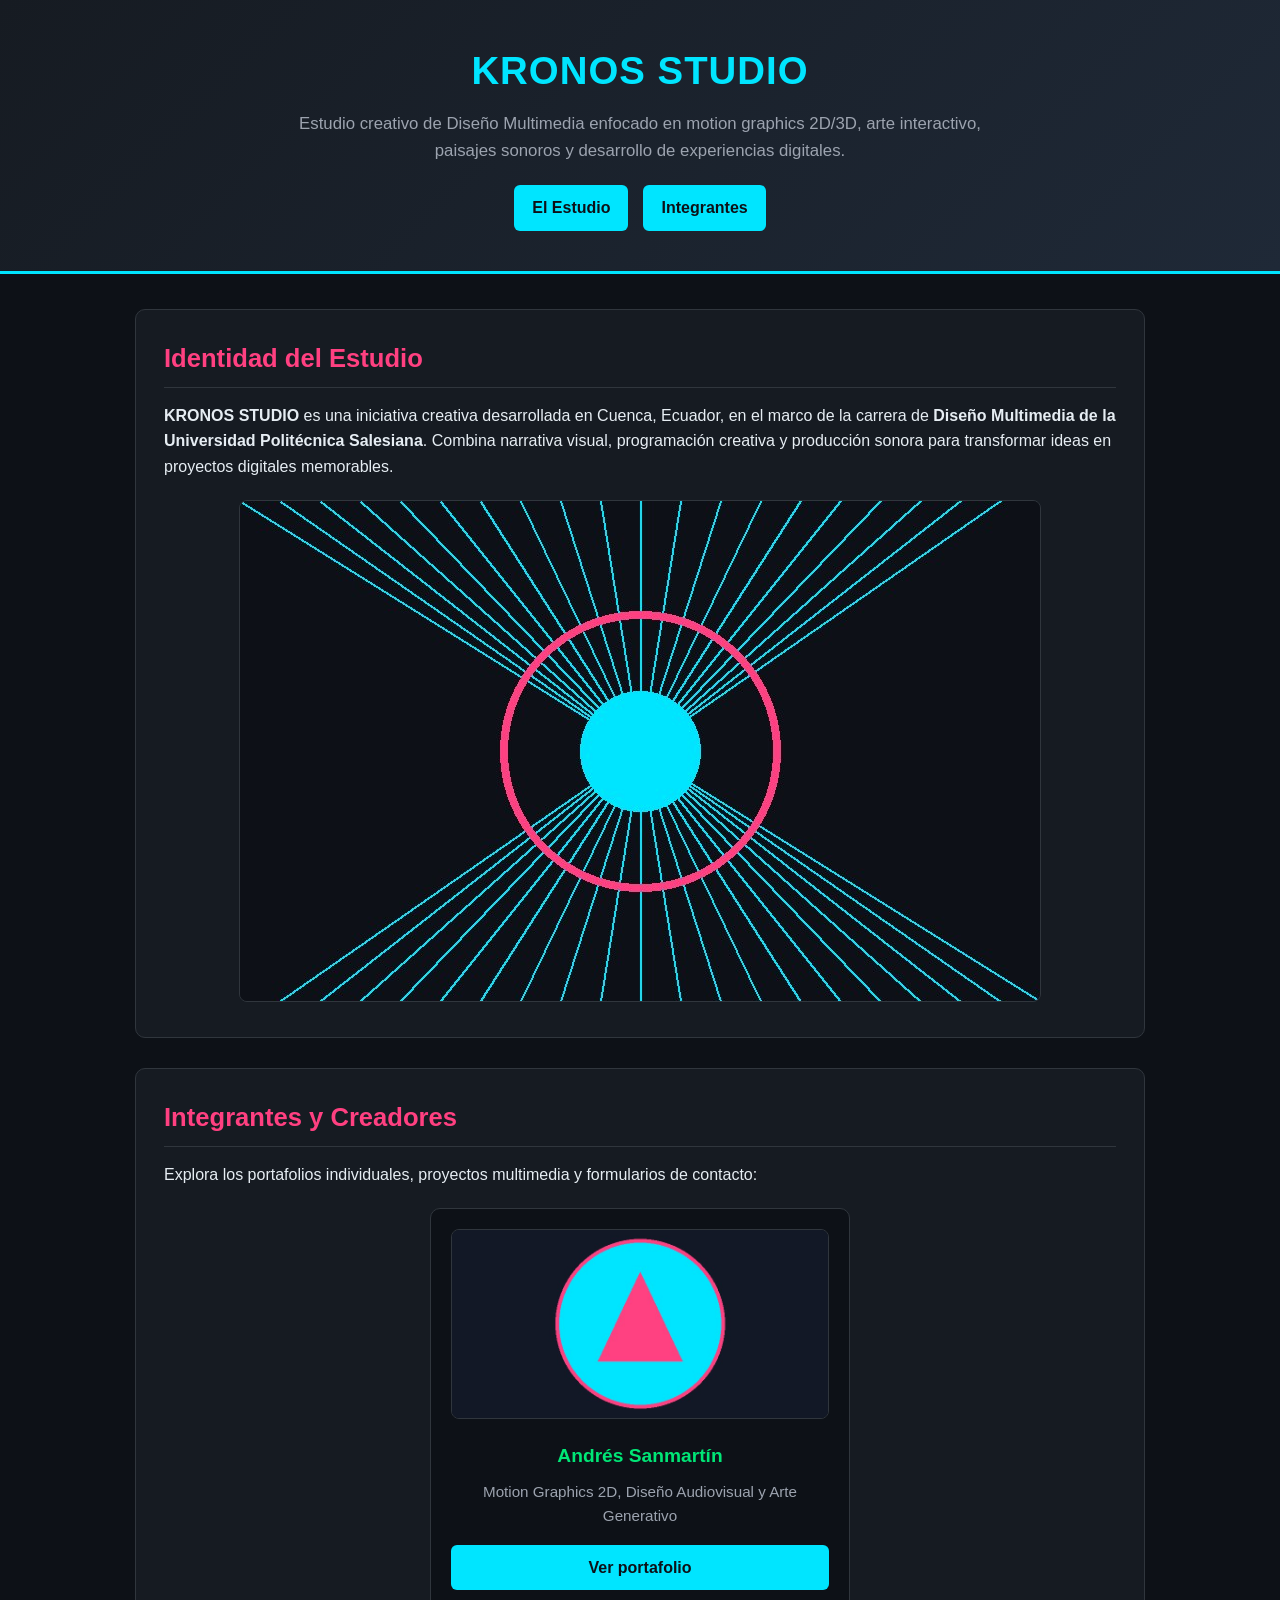
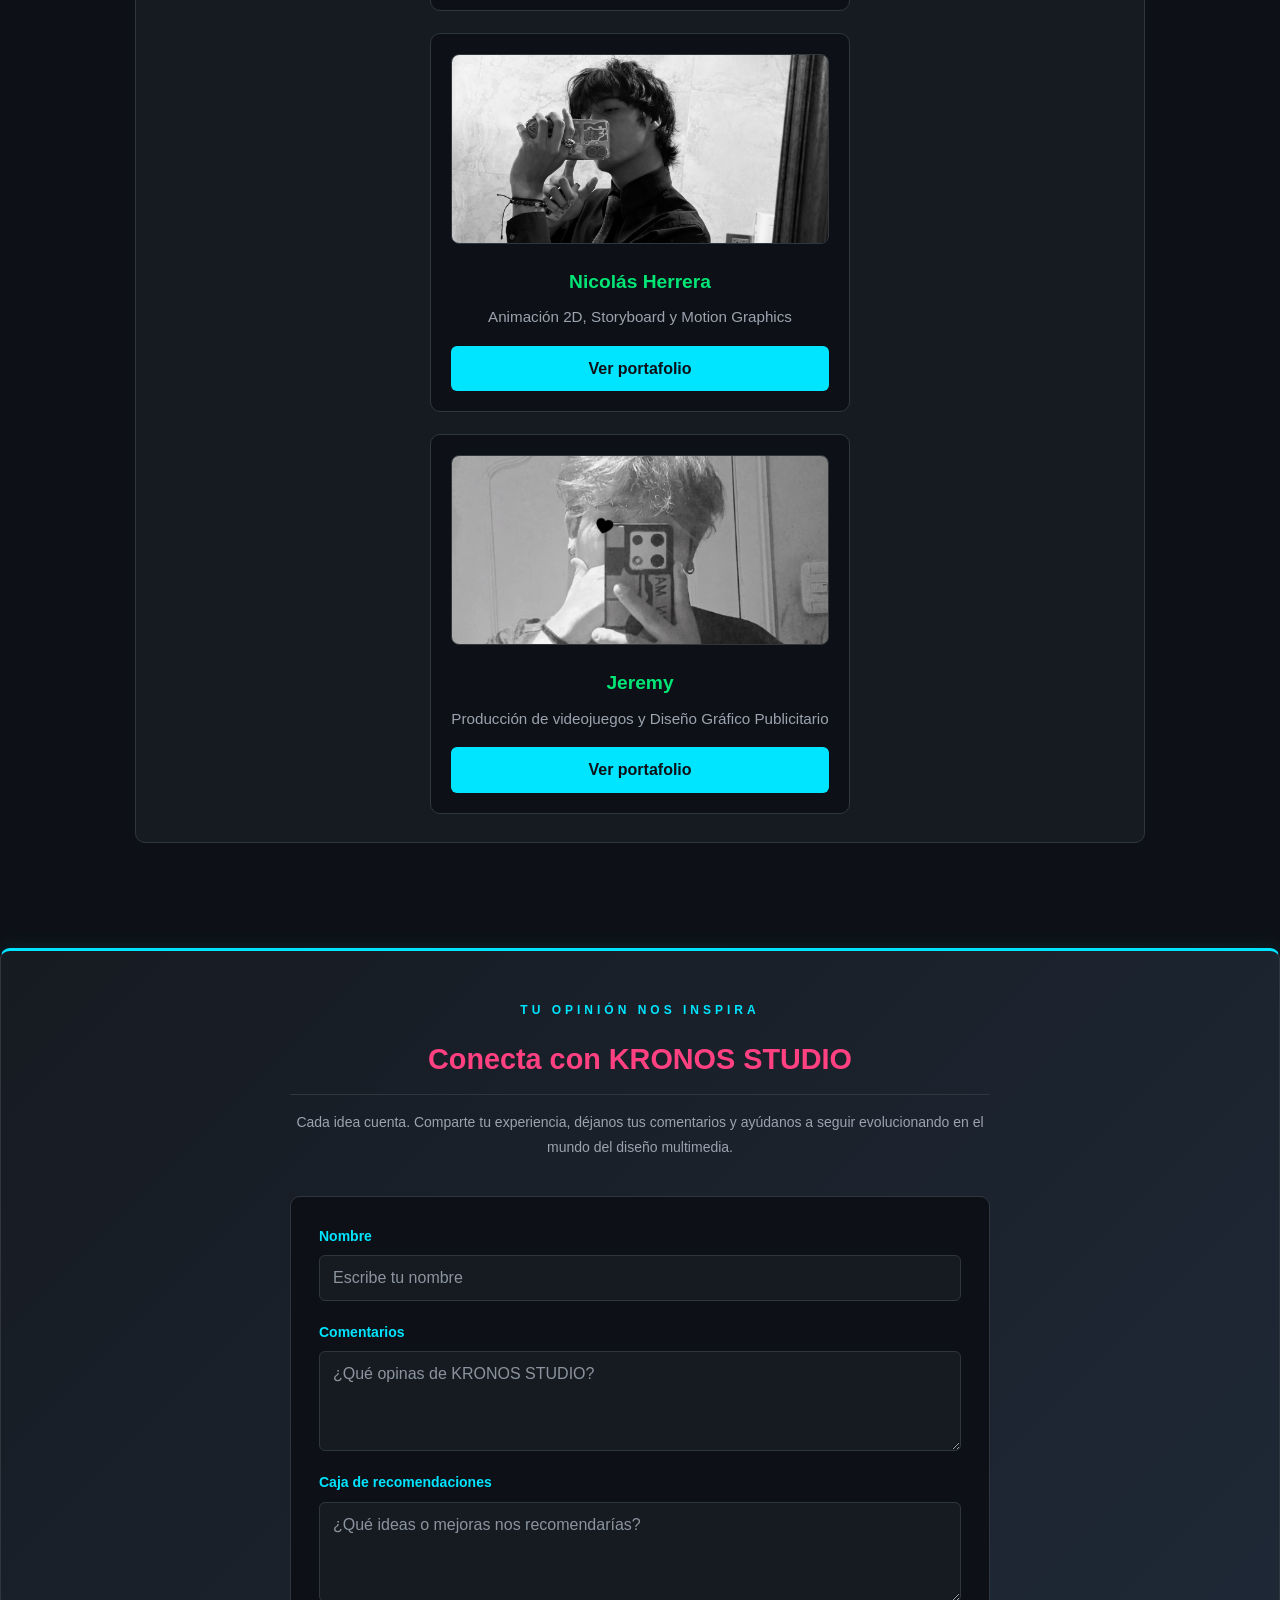
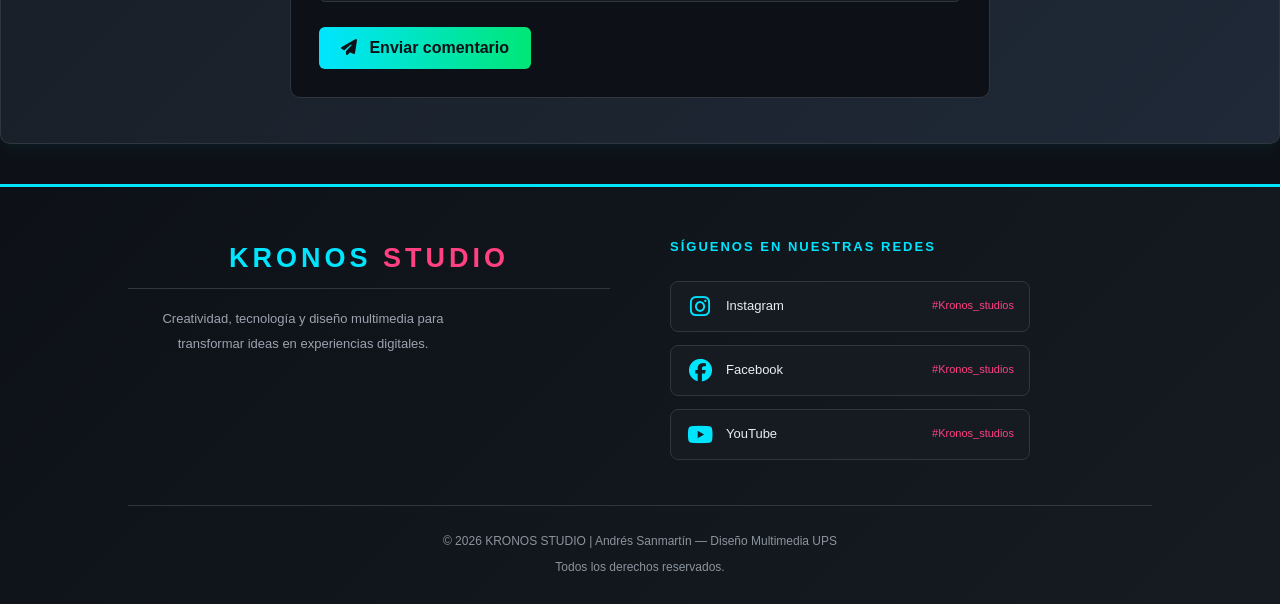
<file: index.html>
<!DOCTYPE html>
<html lang="es">
<head>
    <meta charset="UTF-8">
    <meta name="viewport" content="width=device-width, initial-scale=1.0">
    <meta name="description" content="KRONOS STUDIO - Estudio de Diseño Multimedia, Motion Graphics, Audio Digital y Experiencias Interactivas por Andrés Sanmartín.">
    <title>KRONOS STUDIO | Estudio de Diseño Multimedia</title>
    <link rel="stylesheet" href="estilos.css">
    <link rel="stylesheet" href="https://cdnjs.cloudflare.com/ajax/libs/font-awesome/6.5.2/css/all.min.css">
</head>
<body>

    <header class="hero-header">
        <h1>KRONOS STUDIO</h1>
        <p>
            Estudio creativo de Diseño Multimedia enfocado en motion graphics 2D/3D, 
            arte interactivo, paisajes sonoros y desarrollo de experiencias digitales.
        </p>
        <nav class="nav-bar">
            <a href="#sobre-el-estudio">El Estudio</a>
            <a href="#creador">Integrantes</a>
        </nav>
    </header>

    <main class="container">

        <section id="sobre-el-estudio">
            <h2>Identidad del Estudio</h2>
            <p>
                <strong>KRONOS STUDIO</strong> es una iniciativa creativa desarrollada en Cuenca, Ecuador, en el marco de la carrera de 
                <strong>Diseño Multimedia de la Universidad Politécnica Salesiana</strong>. Combina narrativa visual, 
                programación creativa y producción sonora para transformar ideas en proyectos digitales memorables.
            </p>
            <div class="banner-box">
                <img src="imagenes/portada.jpg" alt="Identidad visual geométrica y luminosa de Kronos Studio">
            </div>
        </section>

        <section id="creador">
            <h2>Integrantes y Creadores</h2>
            <p>Explora los portafolios individuales, proyectos multimedia y formularios de contacto:</p>

            <div class="grid-cards" style="max-width: 420px; margin: 20px auto 0 auto;">
                <article class="card">
                    <div>
                        <img src="imagenes/andres.jpg" alt="Avatar ilustrado de Andrés Sanmartín">
                        <h3>Andrés Sanmartín</h3>
                        <p>Motion Graphics 2D, Diseño Audiovisual y Arte Generativo</p>
                    </div>
                    <a class="btn-link" href="integrantes/andres/sanmar.html">Ver portafolio</a>
                </article>
                <article class="card">
                    <div>
                        <img src="imagenes/nicolas.jpg" alt="Avatar geométrico de Nicolás Herrera">
                        <h3>Nicolás Herrera</h3>
                        <p>Animación 2D, Storyboard y Motion Graphics</p>
                    </div>
                    <a class="btn-link" href="integrantes/nicolas/index.html">Ver portafolio</a>
                </article>
                <article class="card">
                    <div>
                        <img src="imagenes/jeremy.jpeg" alt="Fotografía de Jeremy Arévalo">
                        <h3>Jeremy</h3>
                        <p>Producción de videojuegos y Diseño Gráfico Publicitario</p>
                    </div>
                    <a class="btn-link" href="integrantes/jeremy/index.html">Ver portafolio</a>
                </article>
            </div>
        </section>

    </main>

<!-- SECCIÓN DE COMENTARIOS Y RECOMENDACIONES -->

<section id="comentarios" class="feedback-section">

    <div class="feedback-header">
        <span class="feedback-etiqueta">TU OPINIÓN NOS INSPIRA</span>
        <h2>Conecta con KRONOS STUDIO</h2>
        <p>
            Cada idea cuenta. Comparte tu experiencia, déjanos tus
            comentarios y ayúdanos a seguir evolucionando
            en el mundo del diseño multimedia.
        </p>
    </div>

    <form class="feedback-form">

        <div class="feedback-group">
            <label for="nombre-feedback">Nombre</label>
            <input
                type="text"
                id="nombre-feedback"
                name="nombre"
                placeholder="Escribe tu nombre"
                required>
        </div>

        <div class="feedback-group">
            <label for="comentario-feedback">Comentarios</label>
            <textarea
                id="comentario-feedback"
                name="comentario"
                rows="4"
                placeholder="¿Qué opinas de KRONOS STUDIO?"
                required></textarea>
        </div>

        <div class="feedback-group">
            <label for="recomendacion-feedback">
                Caja de recomendaciones
            </label>
            <textarea
                id="recomendacion-feedback"
                name="recomendacion"
                rows="4"
                placeholder="¿Qué ideas o mejoras nos recomendarías?"></textarea>
        </div>

        <button type="submit" class="feedback-button">
            <i class="fa-solid fa-paper-plane"></i>
            Enviar comentario
        </button>

    </form>

</section>

    
<!-- PIE DE PÁGINA -->

<footer class="footer-kronos">

    <div class="footer-content">

        <div class="footer-brand">
            <h2>KRONOS <span>STUDIO</span></h2>
            <p>
                Creatividad, tecnología y diseño multimedia
                para transformar ideas en experiencias digitales.
            </p>
        </div>

        <div class="footer-social">

            <h3>SÍGUENOS EN NUESTRAS REDES</h3>

            <a href="https://www.instagram.com/"
               target="_blank" rel="noopener noreferrer">
                <i class="fa-brands fa-instagram"></i>
                <span>Instagram</span>
                <strong>#Kronos_studios</strong>
            </a>

            <a href="https://www.facebook.com/"
               target="_blank" rel="noopener noreferrer">
                <i class="fa-brands fa-facebook"></i>
                <span>Facebook</span>
                <strong>#Kronos_studios</strong>
            </a>

            <a href="https://www.youtube.com/"
               target="_blank" rel="noopener noreferrer">
                <i class="fa-brands fa-youtube"></i>
                <span>YouTube</span>
                <strong>#Kronos_studios</strong>
            </a>

        </div>

    </div>

    <div class="footer-bottom">
        <p>
            © 2026 KRONOS STUDIO | Andrés Sanmartín
            — Diseño Multimedia UPS
        </p>
        <p>Todos los derechos reservados.</p>
    </div>

</footer>


</body>
</html>
</file>
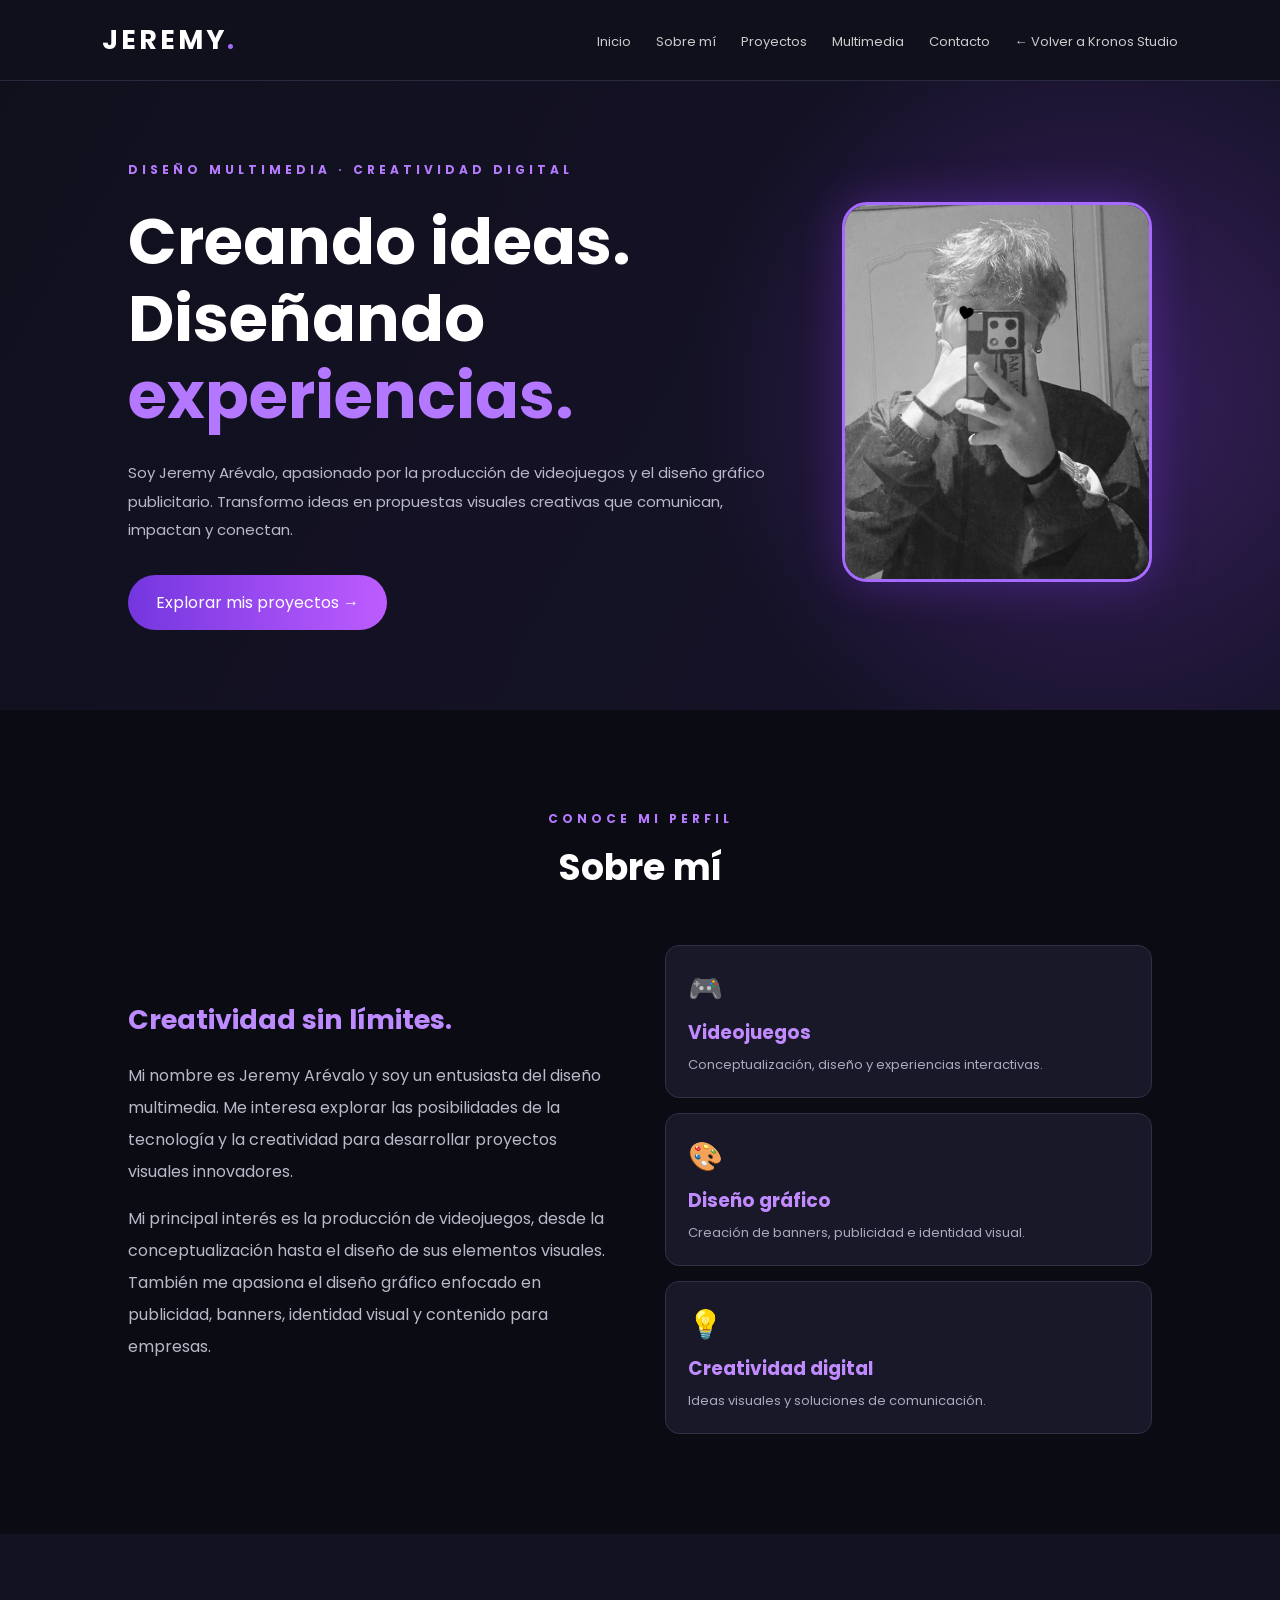
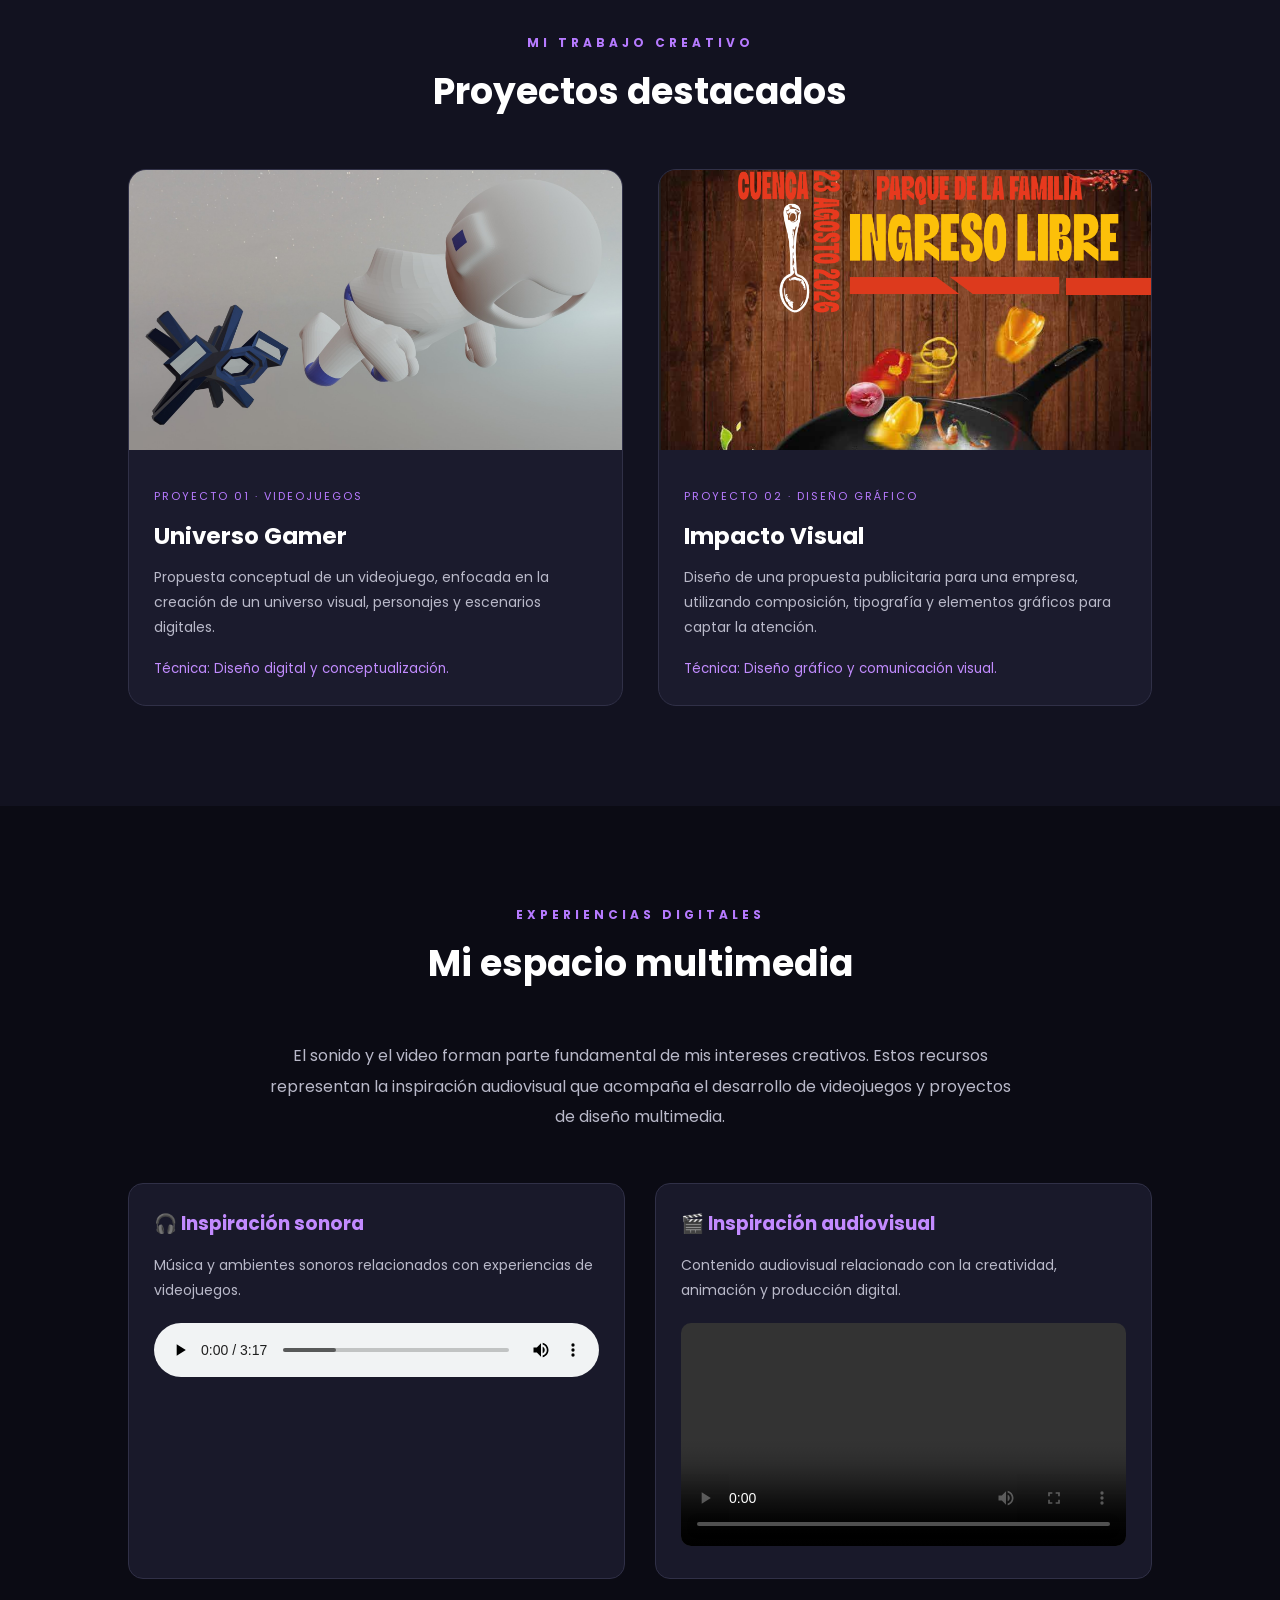
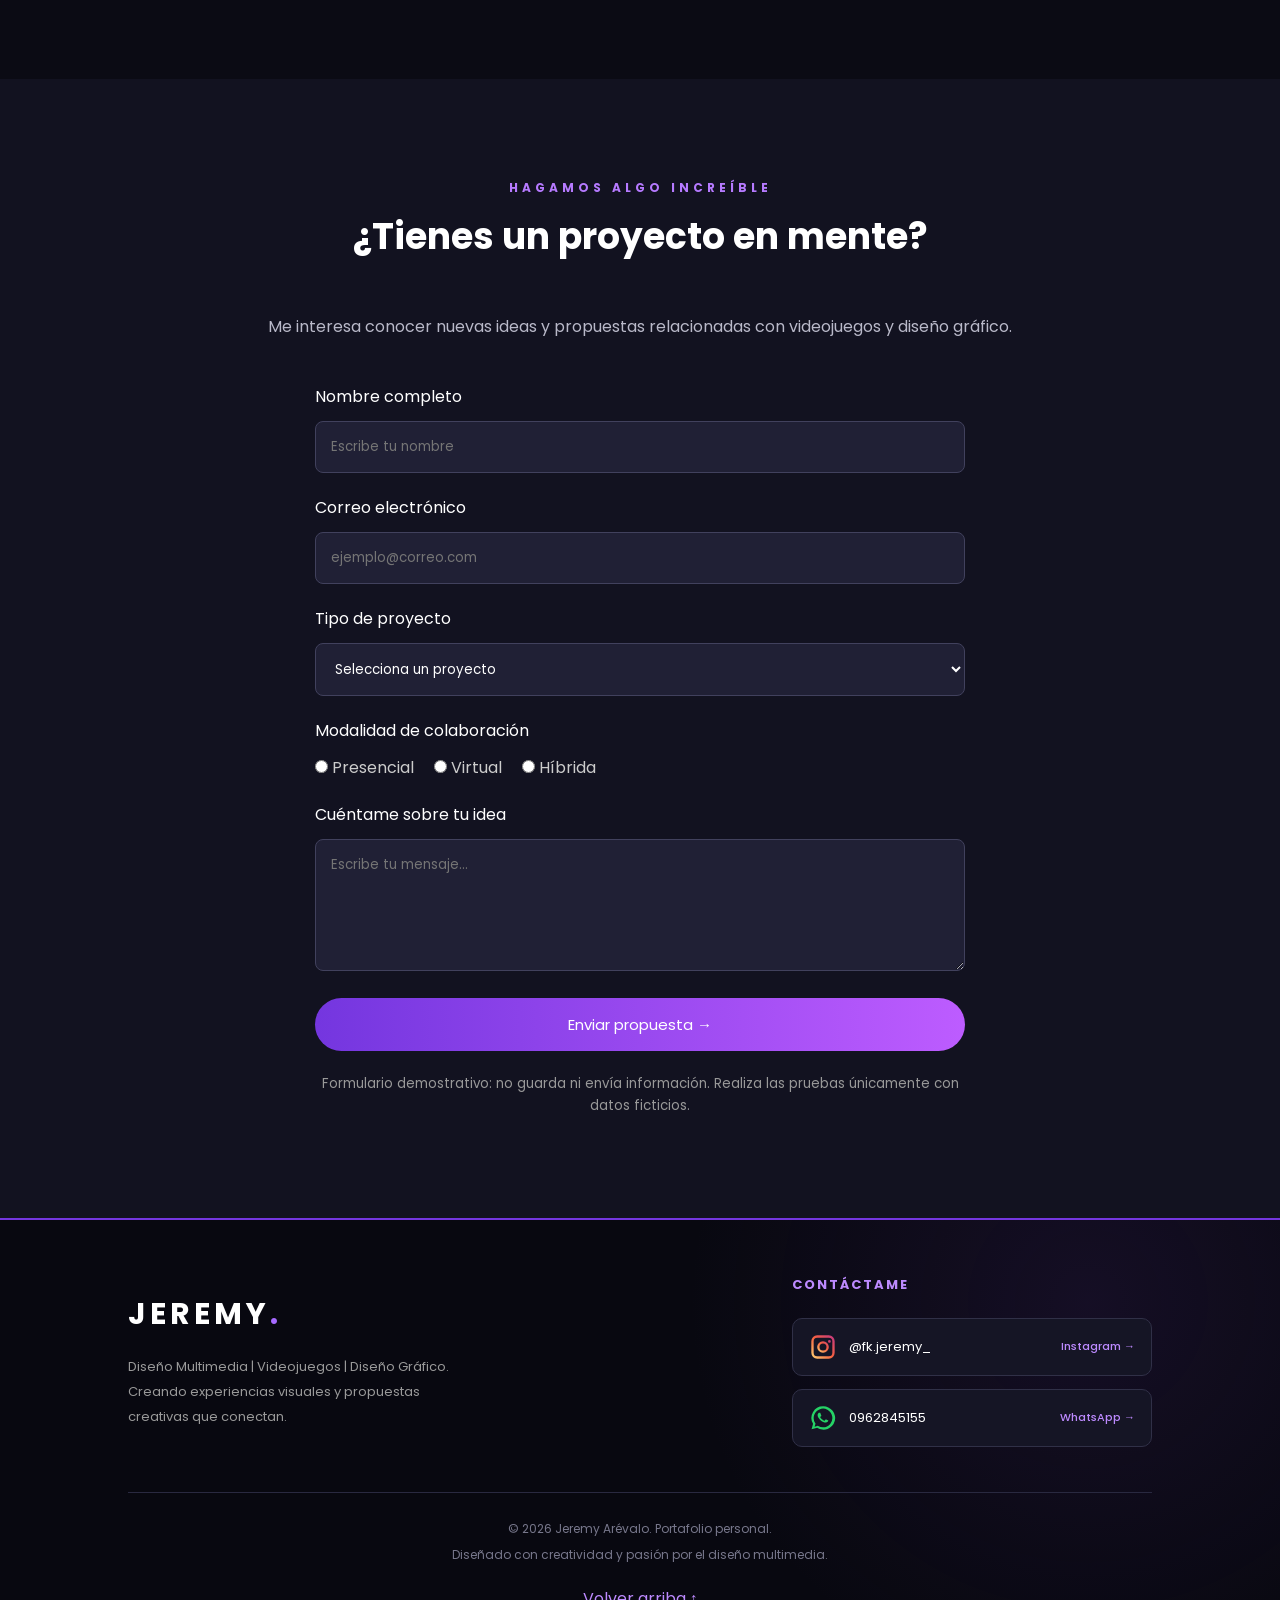
<file: integrantes/jeremy/index.html>
<!DOCTYPE html>
<html lang="es">
<head>
    <meta charset="UTF-8">
    <meta name="viewport" content="width=device-width, initial-scale=1.0">

    <title>Jeremy Arévalo | Portafolio Creativo</title>

    <link rel="stylesheet" type="text/css" href="./estilos.css">
</head>

<body>

    <!-- NAVEGACIÓN -->
    <header>
        <nav class="navbar">
            <h2 class="logo">JEREMY<span>.</span></h2>

            <ul>
                <li><a href="#inicio">Inicio</a></li>
                <li><a href="#sobre-mi">Sobre mí</a></li>
                <li><a href="#proyectos">Proyectos</a></li>
                <li><a href="#multimedia">Multimedia</a></li>
                <li><a href="#contacto">Contacto</a></li>
                <li><a href="../../index.html">&larr; Volver a Kronos Studio</a></li>
            </ul>
        </nav>
    </header>

    <!-- PORTADA -->
    <section class="hero" id="inicio">

        <div class="hero-text">
            <p class="etiqueta">DISEÑO MULTIMEDIA · CREATIVIDAD DIGITAL</p>

            <h1>
                Creando ideas.<br>
                Diseñando <span>experiencias.</span>
            </h1>

            <p class="descripcion">
                Soy Jeremy Arévalo, apasionado por la producción
                de videojuegos y el diseño gráfico publicitario.
                Transformo ideas en propuestas visuales creativas
                que comunican, impactan y conectan.
            </p>

            <a href="#proyectos" class="boton">
                Explorar mis proyectos →
            </a>
        </div>

        <div class="hero-image">
            <img src="Imagenes/foto.jpeg" alt="Fotografía de Jeremy Arévalo">
        </div>

    </section>

    <!-- SOBRE MI -->
    <section class="sobre-mi" id="sobre-mi">

        <div class="titulo">
            <p>CONOCE MI PERFIL</p>
            <h2>Sobre mí</h2>
        </div>

        <div class="sobre-contenido">

            <div class="sobre-texto">
                <h3>Creatividad sin límites.</h3>

                <p>
                    Mi nombre es Jeremy Arévalo y soy un entusiasta
                    del diseño multimedia. Me interesa explorar
                    las posibilidades de la tecnología y la creatividad
                    para desarrollar proyectos visuales innovadores.
                </p>

                <p>
                    Mi principal interés es la producción de videojuegos,
                    desde la conceptualización hasta el diseño de sus
                    elementos visuales. También me apasiona el diseño
                    gráfico enfocado en publicidad, banners, identidad
                    visual y contenido para empresas.
                </p>
            </div>

            <div class="habilidades">

                <div class="habilidad">
                    <span>🎮</span>
                    <h3>Videojuegos</h3>
                    <p>Conceptualización, diseño y experiencias interactivas.</p>
                </div>

                <div class="habilidad">
                    <span>🎨</span>
                    <h3>Diseño gráfico</h3>
                    <p>Creación de banners, publicidad e identidad visual.</p>
                </div>

                <div class="habilidad">
                    <span>💡</span>
                    <h3>Creatividad digital</h3>
                    <p>Ideas visuales y soluciones de comunicación.</p>
                </div>

            </div>
        </div>
    </section>

    <!-- PROYECTOS -->
    <section class="proyectos" id="proyectos">

        <div class="titulo">
            <p>MI TRABAJO CREATIVO</p>
            <h2>Proyectos destacados</h2>
        </div>

        <div class="galeria">

            <figure class="proyecto">
                <img src="Imagenes/trabajo1.jpg"
                     alt="Concepto visual de videojuego">

                <figcaption>
                    <span>PROYECTO 01 · VIDEOJUEGOS</span>
                    <h3>Universo Gamer</h3>

                    <p>
                        Propuesta conceptual de un videojuego,
                        enfocada en la creación de un universo visual,
                        personajes y escenarios digitales.
                    </p>

                    <small>
                        Técnica: Diseño digital y conceptualización.
                    </small>
                </figcaption>
            </figure>

            <figure class="proyecto">
                <img src="Imagenes/trabajo2.png"
                     alt="Diseño de banner publicitario">

                <figcaption>
                    <span>PROYECTO 02 · DISEÑO GRÁFICO</span>
                    <h3>Impacto Visual</h3>

                    <p>
                        Diseño de una propuesta publicitaria para una
                        empresa, utilizando composición, tipografía
                        y elementos gráficos para captar la atención.
                    </p>

                    <small>
                        Técnica: Diseño gráfico y comunicación visual.
                    </small>
                </figcaption>
            </figure>

        </div>
    </section>

    <!-- MULTIMEDIA -->
    <section class="multimedia" id="multimedia">

        <div class="titulo">
            <p>EXPERIENCIAS DIGITALES</p>
            <h2>Mi espacio multimedia</h2>
        </div>

        <p class="multimedia-intro">
            El sonido y el video forman parte fundamental de mis
            intereses creativos. Estos recursos representan la
            inspiración audiovisual que acompaña el desarrollo
            de videojuegos y proyectos de diseño multimedia.
        </p>

        <div class="media-grid">

            <div class="media-card">
                <h3>🎧 Inspiración sonora</h3>

                <p>
                    Música y ambientes sonoros relacionados
                    con experiencias de videojuegos.
                </p>

                <audio controls>
                    <source src="multimedia/micancion.mp3" type="audio/mpeg">
                    Tu navegador no soporta audio.
                </audio>
            </div>

            <div class="media-card">
                <h3>🎬 Inspiración audiovisual</h3>

                <p>
                    Contenido audiovisual relacionado con
                    la creatividad, animación y producción digital.
                </p>

                <video controls>
                    <source src="multimedia/Video.mp4" type="video/mp4">
                    Tu navegador no soporta video.
                </video>
            </div>

        </div>
    </section>

    <!-- CONTACTO -->
    <section class="contacto" id="contacto">

        <div class="titulo">
            <p>HAGAMOS ALGO INCREÍBLE</p>
            <h2>¿Tienes un proyecto en mente?</h2>
        </div>

        <p class="contacto-intro">
            Me interesa conocer nuevas ideas y propuestas
            relacionadas con videojuegos y diseño gráfico.
        </p>

        <form>

            <label for="nombre">Nombre completo</label>
            <input type="text" id="nombre"
                   placeholder="Escribe tu nombre" required>

            <label for="correo">Correo electrónico</label>
            <input type="email" id="correo"
                   placeholder="ejemplo@correo.com" required>

            <label for="tipo">Tipo de proyecto</label>
            <select id="tipo" required>
                <option value="">Selecciona un proyecto</option>
                <option>Producción de videojuegos</option>
                <option>Diseño de banners</option>
                <option>Diseño publicitario empresarial</option>
                <option>Identidad visual</option>
                <option>Otro</option>
            </select>

            <label>Modalidad de colaboración</label>

            <div class="opciones">
                <label>
                    <input type="radio" name="modalidad"
                           value="Presencial" required>
                    Presencial
                </label>

                <label>
                    <input type="radio" name="modalidad"
                           value="Virtual">
                    Virtual
                </label>

                <label>
                    <input type="radio" name="modalidad"
                           value="Hibrida">
                    Híbrida
                </label>
            </div>

            <label for="mensaje">Cuéntame sobre tu idea</label>
            <textarea id="mensaje" rows="5"
                      placeholder="Escribe tu mensaje..."
                      required></textarea>

            <button type="submit">Enviar propuesta →</button>

            <small>
                Formulario demostrativo: no guarda ni envía información.
                Realiza las pruebas únicamente con datos ficticios.
            </small>

        </form>

    </section>

    
<!-- FOOTER -->
<footer class="footer-kronos">

    <div class="footer-content">

        <!-- INFORMACIÓN PERSONAL -->
        <div class="footer-brand">
            <h2>JEREMY<span>.</span></h2>

            <p>
                Diseño Multimedia | Videojuegos | Diseño Gráfico.
                Creando experiencias visuales y propuestas
                creativas que conectan.
            </p>
        </div>

        <!-- REDES SOCIALES -->
        <div class="footer-social">

            <h3>CONTÁCTAME</h3>

            <!-- INSTAGRAM -->
            <a href="https://www.instagram.com/fk.jeremy_/"
               target="_blank"
               rel="noopener noreferrer">

                <svg viewBox="0 0 24 24" aria-hidden="true">
                    <defs>
                        <linearGradient id="instagramGradient"
                            x1="0%" y1="100%" x2="100%" y2="0%">
                            <stop offset="0%" stop-color="#FFD776"/>
                            <stop offset="50%" stop-color="#F56040"/>
                            <stop offset="100%" stop-color="#C13584"/>
                        </linearGradient>
                    </defs>
                    <path fill="url(#instagramGradient)"
                        d="M7 2h10a5 5 0 0 1 5 5v10a5 5 0 0 1-5 5H7a5 5 0 0 1-5-5V7a5 5 0 0 1 5-5zm0 2a3 3 0 0 0-3 3v10a3 3 0 0 0 3 3h10a3 3 0 0 0 3-3V7a3 3 0 0 0-3-3H7z"/>
                    <path fill="url(#instagramGradient)"
                        d="M12 7a5 5 0 1 0 0 10 5 5 0 0 0 0-10zm0 2a3 3 0 1 1 0 6 3 3 0 0 1 0-6zm5.5-3a1.2 1.2 0 1 0 0 2.4 1.2 1.2 0 0 0 0-2.4z"/>
                </svg>

                <span>@fk.jeremy_</span>
                <strong>Instagram →</strong>

            </a>

            <!-- WHATSAPP -->
            <a href="https://wa.me/593962845155"
               target="_blank"
               rel="noopener noreferrer">

                <svg viewBox="0 0 24 24" aria-hidden="true">
                    <path fill="#25D366"
                        d="M12 2a9.9 9.9 0 0 0-8.5 15l-1.3 4.7 4.8-1.3A10 10 0 1 0 12 2zm0 18a8 8 0 0 1-4.1-1.1l-.3-.2-2.8.8.8-2.7-.2-.3A8 8 0 1 1 12 20zm4.4-6c-.2-.1-1.4-.7-1.6-.8-.2-.1-.4-.1-.5.1-.2.2-.6.8-.8.9-.1.2-.3.2-.5.1-.3-.1-1-.4-1.9-1.2-.7-.6-1.2-1.4-1.4-1.6-.1-.2 0-.4.1-.5l.4-.4c.1-.1.2-.3.3-.4.1-.2 0-.3 0-.5-.1-.1-.5-1.3-.7-1.8-.2-.5-.4-.4-.5-.4h-.5c-.2 0-.4.1-.6.3-.2.2-.8.8-.8 1.9s.8 2.2.9 2.3c.1.2 1.6 2.5 3.8 3.4.5.2.9.3 1.2.4.5.2 1 .1 1.4.1.4-.1 1.4-.6 1.6-1.1.2-.5.2-1 .1-1.1-.1-.1-.2-.2-.4-.3z"/>
                </svg>

                <span>0962845155</span>
                <strong>WhatsApp →</strong>

            </a>

        </div>

    </div>

    <!-- PARTE INFERIOR -->
    <div class="footer-bottom">

        <p>© 2026 Jeremy Arévalo. Portafolio personal.</p>

        <p>Diseñado con creatividad y pasión por el diseño multimedia.</p>

        <a href="#inicio">Volver arriba ↑</a>

    </div>

</footer>


</body>
</html>
</file>
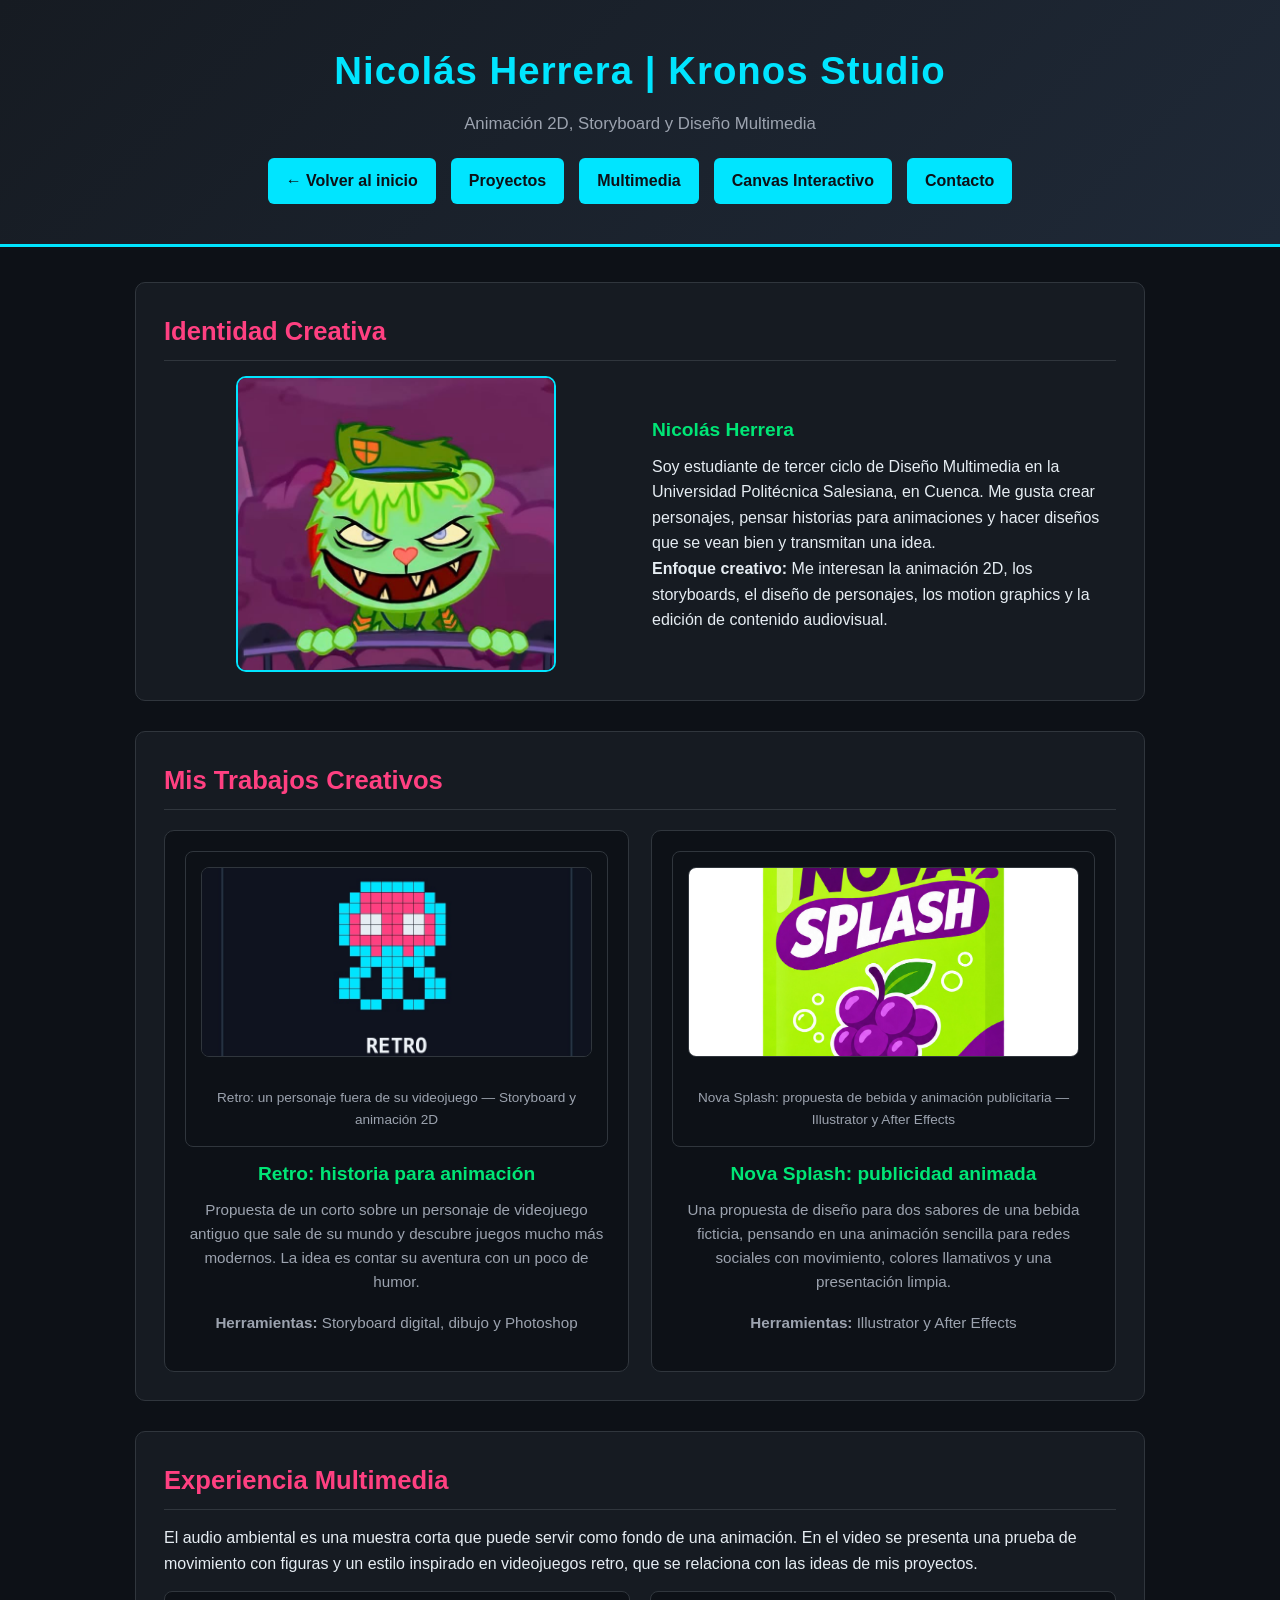
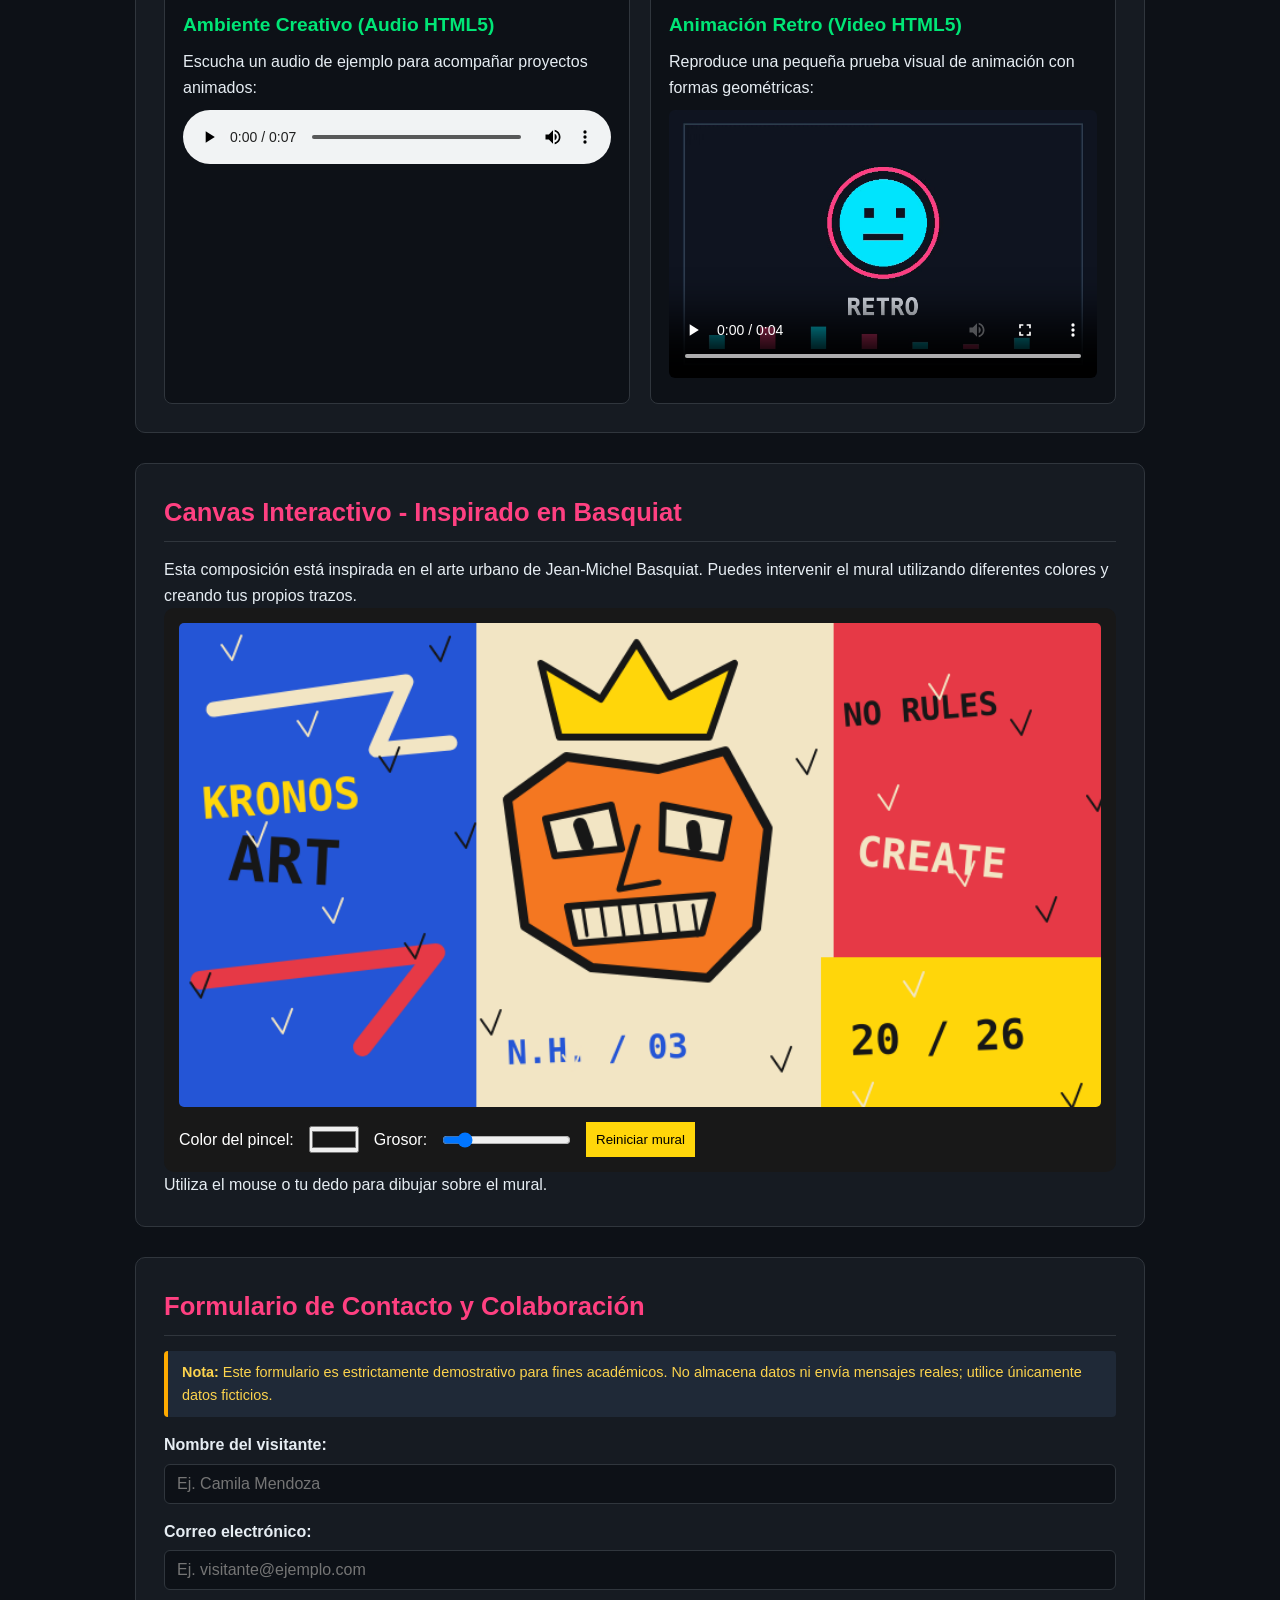
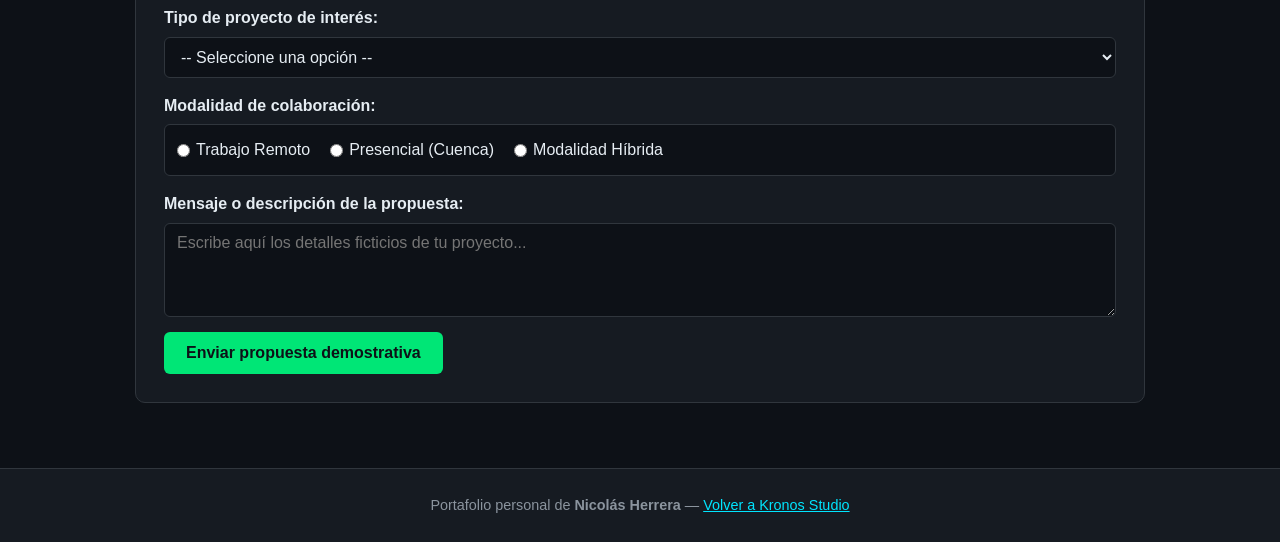
<file: integrantes/nicolas/index.html>
<!DOCTYPE html>
<html lang="es">
<head>
    <meta charset="UTF-8">
    <meta name="viewport" content="width=device-width, initial-scale=1.0">
    <meta name="description" content="Portafolio multimedia de Nicolás Herrera - Kronos Studio">
    <title>Nicolás Herrera | Kronos Studio</title>
    <link rel="stylesheet" href="../../estilos.css">
</head>
<body>

    <header class="hero-header">
        <h1>Nicolás Herrera | Kronos Studio</h1>
        <p>Animación 2D, Storyboard y Diseño Multimedia</p>
       <nav class="nav-bar">
    <a href="../../index.html">&larr; Volver al inicio</a>
    <a href="#proyectos">Proyectos</a>
    <a href="#multimedia">Multimedia</a>
    <a href="#arte-interactivo">Canvas Interactivo</a>
    <a href="#contacto">Contacto</a>
</nav>
    </header>

    <main class="container">

        <section id="identidad">
            <h2>Identidad Creativa</h2>
            <div class="perfil-grid">
                <div>
                    <img src="imagenes/perfiluwu.jpg" alt="Identidad gráfica geométrica con las iniciales NH de Nicolás Herrera">
                </div>
                <div>
                    <h3>Nicolás Herrera</h3>
                    <p>Soy estudiante de tercer ciclo de Diseño Multimedia en la Universidad Politécnica Salesiana, en Cuenca. Me gusta crear personajes, pensar historias para animaciones y hacer diseños que se vean bien y transmitan una idea.</p>
                    <p><strong>Enfoque creativo:</strong> Me interesan la animación 2D, los storyboards, el diseño de personajes, los motion graphics y la edición de contenido audiovisual.</p>
                </div>
            </div>
        </section>

        <section id="proyectos">
            <h2>Mis Trabajos Creativos</h2>
            <div class="grid-cards">
                <article class="card">
                    <div>
                        <figure>
                            <img src="imagenes/proyecto1.jpg" alt="Ilustración de un personaje pixel art del concepto Retro">
                            <figcaption>Retro: un personaje fuera de su videojuego &mdash; Storyboard y animación 2D</figcaption>
                        </figure>
                        <h3>Retro: historia para animación</h3>
                        <p>Propuesta de un corto sobre un personaje de videojuego antiguo que sale de su mundo y descubre juegos mucho más modernos. La idea es contar su aventura con un poco de humor.</p>
                    </div>
                    <p><strong>Herramientas:</strong> Storyboard digital, dibujo y Photoshop</p>
                </article>

                <article class="card">
                    <div>
                        <figure>
                            <img src="imagenes/proyecto2.jpg" alt="Ilustración gráfica de dos latas de Nova Splash, una rosada y otra celeste">
                            <figcaption>Nova Splash: propuesta de bebida y animación publicitaria &mdash; Illustrator y After Effects</figcaption>
                        </figure>
                        <h3>Nova Splash: publicidad animada</h3>
                        <p>Una propuesta de diseño para dos sabores de una bebida ficticia, pensando en una animación sencilla para redes sociales con movimiento, colores llamativos y una presentación limpia.</p>
                    </div>
                    <p><strong>Herramientas:</strong> Illustrator y After Effects</p>
                </article>
            </div>
        </section>

        <section id="multimedia">
            <h2>Experiencia Multimedia</h2>
            <p>El audio ambiental es una muestra corta que puede servir como fondo de una animación. En el video se presenta una prueba de movimiento con figuras y un estilo inspirado en videojuegos retro, que se relaciona con las ideas de mis proyectos.</p>

            <div class="media-grid">
                <div class="media-box">
                    <h3>Ambiente Creativo (Audio HTML5)</h3>
                    <p>Escucha un audio de ejemplo para acompañar proyectos animados:</p>
                    <audio controls>
                        <source src="audio/ambiente.wav" type="audio/wav">
                        Tu navegador no soporta el elemento de audio HTML5.
                    </audio>
                </div>

                <div class="media-box">
                    <h3>Animación Retro (Video HTML5)</h3>
                    <p>Reproduce una pequeña prueba visual de animación con formas geométricas:</p>
                    <video controls width="480">
                        <source src="videos/presentacion.webm" type="video/webm">
                        Tu navegador no soporta el elemento de video HTML5.
                    </video>
                </div>
            </div>
        </section>

<section id="arte-interactivo">
    <h2>Canvas Interactivo - Inspirado en Basquiat</h2>

    <p>Esta composición está inspirada en el arte urbano de
    Jean-Michel Basquiat. Puedes intervenir el mural utilizando
    diferentes colores y creando tus propios trazos.</p>

    <div style="background:#181818; padding:15px; border-radius:10px;">

        <canvas id="canvasBasquiat" width="800" height="420"
            style="width:100%; height:auto; display:block;
            cursor:crosshair; touch-action:none;
            border-radius:5px;">
        </canvas>

        <div style="display:flex; gap:15px; flex-wrap:wrap;
            align-items:center; margin-top:15px; color:white;">

            <label>Color del pincel:</label>
            <input type="color" id="colorPincel" value="#171717">

            <label>Grosor:</label>
            <input type="range" id="grosorPincel"
                min="2" max="25" value="5">

            <button type="button" id="reiniciarCanvas"
                style="background:#FFD60A; color:black;
                padding:10px; border:none; cursor:pointer;">
                Reiniciar mural
            </button>

        </div>
    </div>

    <p>Utiliza el mouse o tu dedo para dibujar sobre el mural.</p>
</section>

<script>
(function() {

    const canvas = document.getElementById("canvasBasquiat");
    const ctx = canvas.getContext("2d");
    const color = document.getElementById("colorPincel");
    const grosor = document.getElementById("grosorPincel");

    let dibujando = false;
    let anterior;

    // Funcion para crear figuras y lineas
    function linea(puntos, color, ancho, cerrar = false, relleno = null) {
        ctx.beginPath();
        ctx.moveTo(puntos[0][0], puntos[0][1]);

        for (let i = 1; i < puntos.length; i++) {
            ctx.lineTo(puntos[i][0], puntos[i][1]);
        }

        if (cerrar) ctx.closePath();

        if (relleno) {
            ctx.fillStyle = relleno;
            ctx.fill();
        }

        ctx.strokeStyle = color;
        ctx.lineWidth = ancho;
        ctx.lineCap = "round";
        ctx.lineJoin = "round";
        ctx.stroke();
    }

    // Funcion para escribir palabras
    function texto(palabra, x, y, tamano, color, giro = 0) {
        ctx.save();
        ctx.translate(x, y);
        ctx.rotate(giro);
        ctx.font = "bold " + tamano + "px monospace";
        ctx.fillStyle = color;
        ctx.fillText(palabra, 0, 0);
        ctx.restore();
    }

    // Composicion artistica inicial
    function dibujarMural() {

        // Fondo
        ctx.fillStyle = "#F2E5C4";
        ctx.fillRect(0, 0, 800, 420);

        ctx.fillStyle = "#2455D6";
        ctx.fillRect(0, 0, 258, 420);

        ctx.fillStyle = "#E63946";
        ctx.fillRect(568, 0, 232, 290);

        ctx.fillStyle = "#FFD60A";
        ctx.fillRect(557, 290, 243, 130);

        // Trazos abstractos
        linea([[30,75],[197,51],[171,110],[235,104]],
            "#F2E5C4", 13);

        linea([[18,310],[223,286],[159,368]],
            "#E63946", 16);

        // Rostro
        linea([
            [285,153],[336,116],[416,127],
            [474,111],[511,178],[501,265],
            [459,308],[358,299],[300,263]
        ], "#171717", 8, true, "#F47721");

        // Ojo izquierdo
        linea([[318,170],[375,158],[384,196],[326,202]],
            "#171717", 6, true, "#F2E5C4");

        // Ojo derecho
        linea([[420,158],[477,169],[470,204],[419,196]],
            "#171717", 6, true, "#F2E5C4");

        // Pupilas
        linea([[348,175],[354,192]], "#171717", 12);
        linea([[446,177],[448,193]], "#171717", 12);

        // Nariz
        linea([[398,177],[382,231],[416,225]],
            "#171717", 5);

        // Boca
        linea([[337,246],[463,236],[454,269],[344,278]],
            "#171717", 6, true, "#F2E5C4");

        // Dientes
        for (let i = 0; i < 7; i++) {
            linea([[350+i*16,245],[354+i*16,271]],
                "#171717", 3);
        }

        // Corona
        linea([
            [330,99],[314,35],[366,66],
            [397,17],[426,64],[482,35],[460,99]
        ], "#171717", 6, true, "#FFD60A");

        // Palabras decorativas
        texto("KRONOS", 21, 170, 38, "#FFD60A", -0.07);
        texto("ART", 42, 223, 54, "#171717", 0.05);
        texto("NO RULES", 577, 90, 28, "#171717", -0.08);
        texto("CREATE", 587, 210, 36, "#F2E5C4", 0.09);
        texto("20 / 26", 583, 375, 36, "#171717", -0.04);
        texto("N.H. / 03", 285, 383, 29, "#2455D6", -0.04);

        // Pequenos trazos de estilo urbano
        for (let i = 0; i < 30; i++) {

            let x = (i * 137 + 37) % 800;
            let y = (i * 97 + 19) % 420;

            if (x > 275 && x < 530 && y < 320) continue;

            linea([[x,y],[x+9,y+13],[x+17,y-8]],
                i % 2 ? "#171717" : "#F2E5C4", 2);
        }
    }

    // Obtener la posicion del mouse o dedo
    function posicion(evento) {
        const rect = canvas.getBoundingClientRect();

        return [
            (evento.clientX - rect.left) * canvas.width / rect.width,
            (evento.clientY - rect.top) * canvas.height / rect.height
        ];
    }

    // Comenzar a dibujar
    canvas.addEventListener("pointerdown", function(e) {

        if (dibujando) return;

        dibujando = true;
        canvas.setPointerCapture(e.pointerId);
        anterior = posicion(e);

        ctx.beginPath();
        ctx.fillStyle = color.value;
        ctx.arc(anterior[0], anterior[1],
            Number(grosor.value) / 2, 0, Math.PI * 2);
        ctx.fill();
    });

    // Dibujar mientras se mueve el mouse
    canvas.addEventListener("pointermove", function(e) {

        if (!dibujando || !canvas.hasPointerCapture(e.pointerId)) return;

        let actual = posicion(e);

        linea([anterior, actual], color.value,
            Number(grosor.value));

        anterior = actual;
    });

    // Dejar de dibujar
    canvas.addEventListener("pointerup", function(e) {
        if (canvas.hasPointerCapture(e.pointerId)) {
            dibujando = false;
        }
    });

    canvas.addEventListener("pointercancel", function(e) {
        if (canvas.hasPointerCapture(e.pointerId)) {
            dibujando = false;
        }
    });

    canvas.addEventListener("lostpointercapture", function() {
        dibujando = false;
    });

    // Reiniciar la composicion
    document.getElementById("reiniciarCanvas")
        .addEventListener("click", dibujarMural);

    dibujarMural();

})();
</script>

        <section id="contacto">
            <h2>Formulario de Contacto y Colaboración</h2>
            <p class="aviso-demo">
                <strong>Nota:</strong> Este formulario es estrictamente demostrativo para fines académicos.
                No almacena datos ni envía mensajes reales; utilice únicamente datos ficticios.
            </p>

            <form class="contact-form" action="#" method="get" onsubmit="alert('Formulario demostrativo validado correctamente.'); return false;">
                <div class="form-group">
                    <label for="nombre">Nombre del visitante:</label>
                    <input type="text" id="nombre" name="nombre" placeholder="Ej. Camila Mendoza" required>
                </div>

                <div class="form-group">
                    <label for="correo">Correo electrónico:</label>
                    <input type="email" id="correo" name="correo" placeholder="Ej. visitante@ejemplo.com" required>
                </div>

                <div class="form-group">
                    <label for="tipo-proyecto">Tipo de proyecto de interés:</label>
                    <select id="tipo-proyecto" name="tipo-proyecto" required>
                        <option value="">-- Seleccione una opción --</option>
                        <option value="motion">Animación y Motion Graphics</option>
                        <option value="ilustracion">Ilustración Digital y Arte Conceptual</option>
                        <option value="web">Diseño de Interfaz Web Multimedia</option>
                        <option value="audio-video">Producción Audiovisual y Sonora</option>
                    </select>
                </div>

                <div class="form-group">
                    <label>Modalidad de colaboración:</label>
                    <div class="radio-group">
                        <label class="radio-option">
                            <input type="radio" name="modalidad" value="remoto" required> Trabajo Remoto
                        </label>
                        <label class="radio-option">
                            <input type="radio" name="modalidad" value="presencial"> Presencial (Cuenca)
                        </label>
                        <label class="radio-option">
                            <input type="radio" name="modalidad" value="hibrido"> Modalidad Híbrida
                        </label>
                    </div>
                </div>

                <div class="form-group">
                    <label for="mensaje">Mensaje o descripción de la propuesta:</label>
                    <textarea id="mensaje" name="mensaje" rows="4" placeholder="Escribe aquí los detalles ficticios de tu proyecto..." required></textarea>
                </div>

                <button type="submit">Enviar propuesta demostrativa</button>
            </form>
        </section>

    </main>

    <footer>
        <p>Portafolio personal de <strong>Nicolás Herrera</strong> &mdash; <a href="../../index.html" style="color:#00e5ff;">Volver a Kronos Studio</a></p>
    </footer>

</body>
</html>
</file>
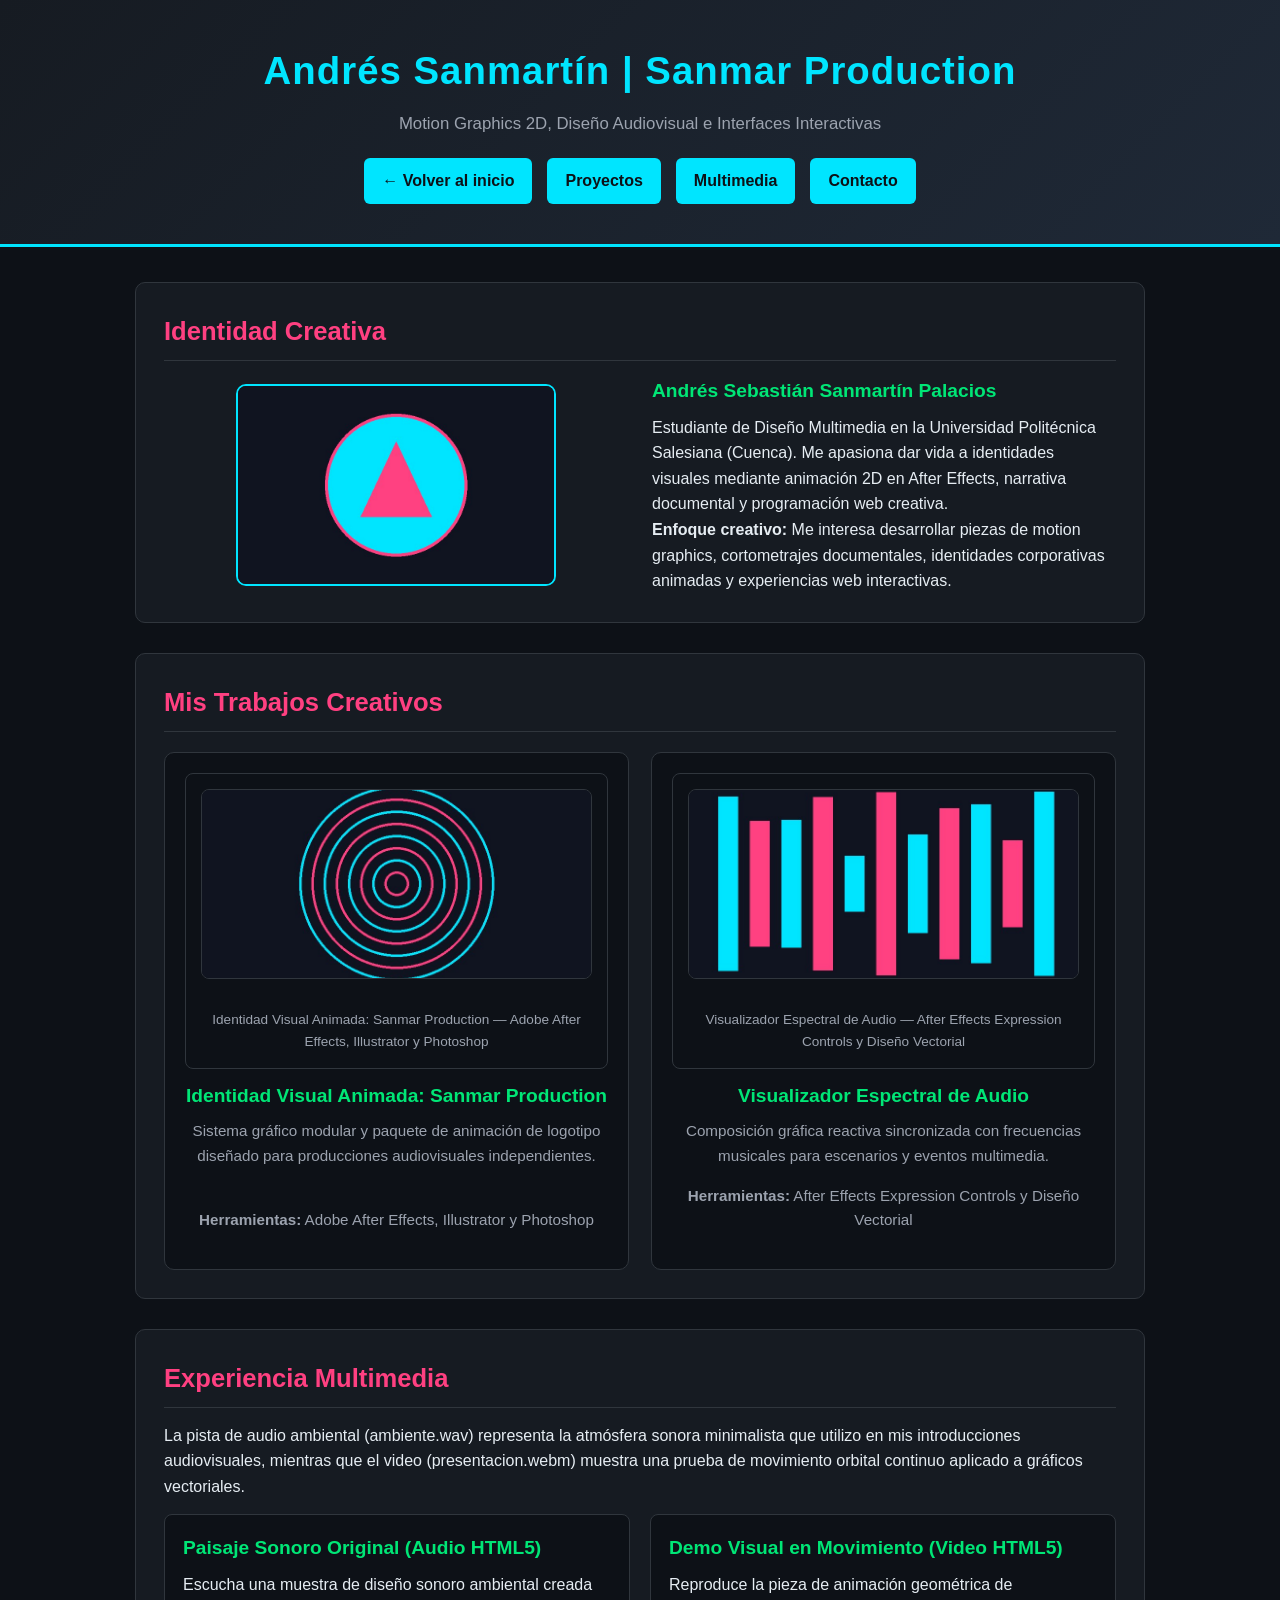
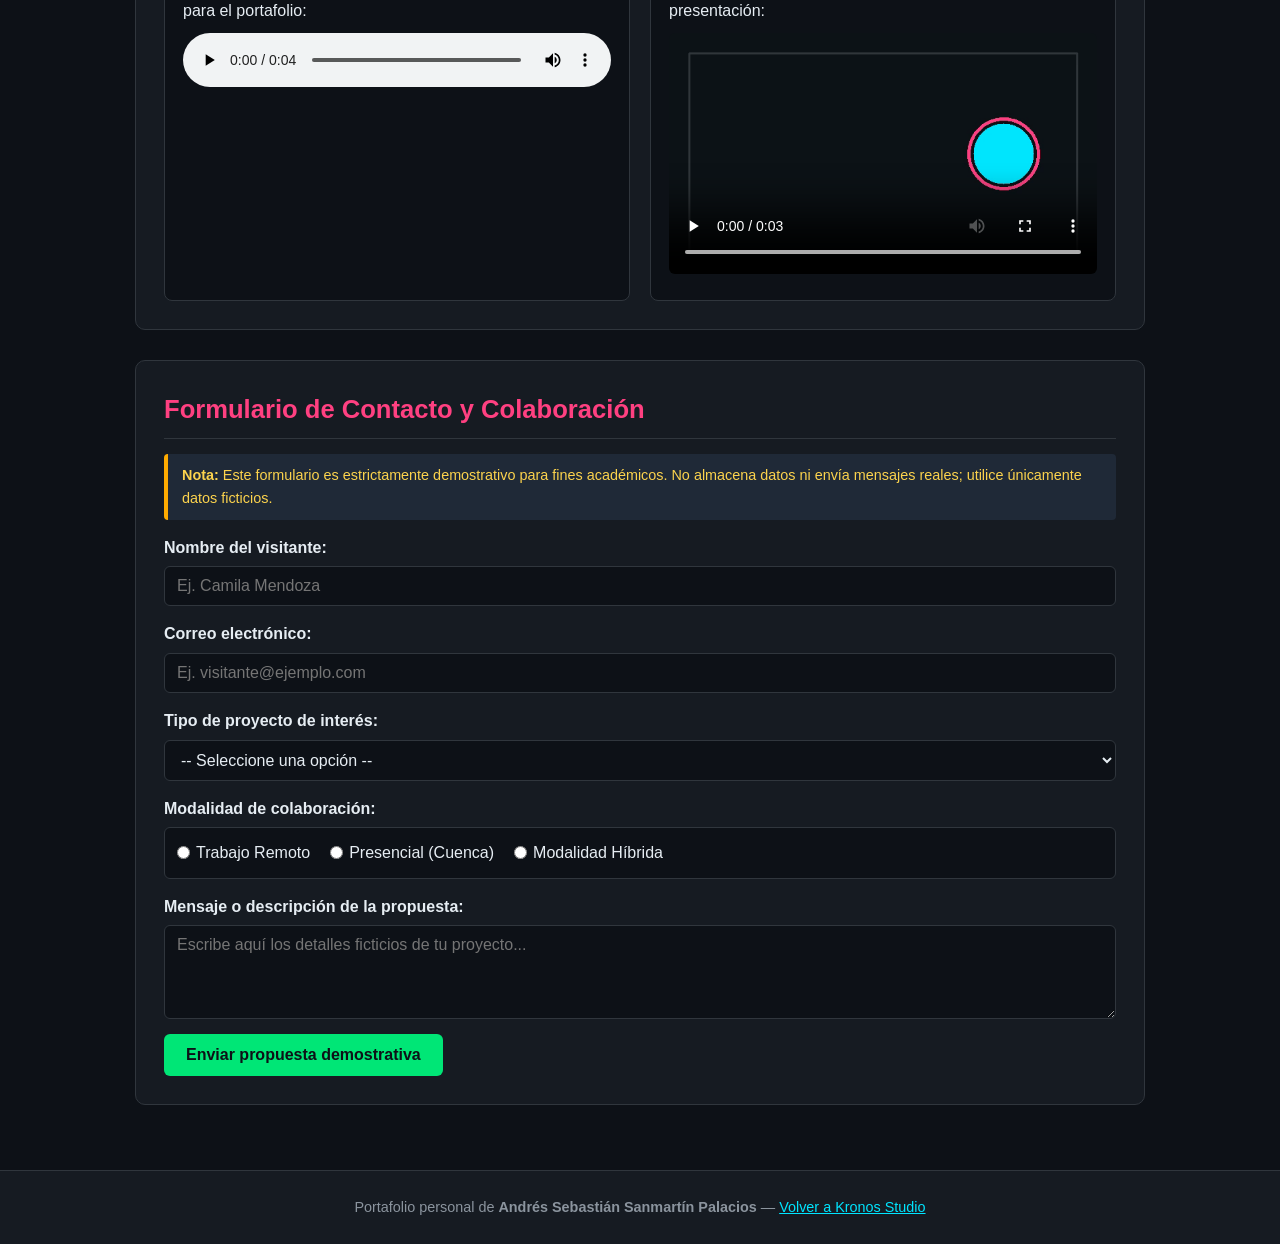
<file: integrantes/andres/sanmar.html>
<!DOCTYPE html>
<html lang="es">
<head>
    <meta charset="UTF-8">
    <meta name="viewport" content="width=device-width, initial-scale=1.0">
    <meta name="description" content="Portafolio multimedia de Andrés Sebastián Sanmartín Palacios - Kronos Studio">
    <title>Andrés Sanmartín | Sanmar Production | Kronos Studio</title>
    <link rel="stylesheet" href="../../estilos.css">
</head>
<body>

    <header class="hero-header">
        <h1>Andrés Sanmartín | Sanmar Production</h1>
        <p>Motion Graphics 2D, Diseño Audiovisual e Interfaces Interactivas</p>
        <nav class="nav-bar">
            <a href="../../index.html">&larr; Volver al inicio</a>
            <a href="#proyectos">Proyectos</a>
            <a href="#multimedia">Multimedia</a>
            <a href="#contacto">Contacto</a>
        </nav>
    </header>

    <main class="container">

        <section id="identidad">
            <h2>Identidad Creativa</h2>
            <div class="perfil-grid">
                <div>
                    <img src="imagenes/perfil.jpg" alt="Identidad visual y retrato geométrico de Andrés Sebastián Sanmartín Palacios">
                </div>
                <div>
                    <h3>Andrés Sebastián Sanmartín Palacios</h3>
                    <p>Estudiante de Diseño Multimedia en la Universidad Politécnica Salesiana (Cuenca). Me apasiona dar vida a identidades visuales mediante animación 2D en After Effects, narrativa documental y programación web creativa.</p>
                    <p><strong>Enfoque creativo:</strong> Me interesa desarrollar piezas de motion graphics, cortometrajes documentales, identidades corporativas animadas y experiencias web interactivas.</p>
                </div>
            </div>
        </section>

        <section id="proyectos">
            <h2>Mis Trabajos Creativos</h2>
            <div class="grid-cards">
                <article class="card">
                    <div>
                        <figure>
                            <img src="imagenes/proyecto1.jpg" alt="Vista previa del proyecto Identidad Visual Animada: Sanmar Production">
                            <figcaption>Identidad Visual Animada: Sanmar Production &mdash; Adobe After Effects, Illustrator y Photoshop</figcaption>
                        </figure>
                        <h3>Identidad Visual Animada: Sanmar Production</h3>
                        <p>Sistema gráfico modular y paquete de animación de logotipo diseñado para producciones audiovisuales independientes.</p>
                    </div>
                    <p><strong>Herramientas:</strong> Adobe After Effects, Illustrator y Photoshop</p>
                </article>

                <article class="card">
                    <div>
                        <figure>
                            <img src="imagenes/proyecto2.jpg" alt="Vista previa del proyecto Visualizador Espectral de Audio">
                            <figcaption>Visualizador Espectral de Audio &mdash; After Effects Expression Controls y Diseño Vectorial</figcaption>
                        </figure>
                        <h3>Visualizador Espectral de Audio</h3>
                        <p>Composición gráfica reactiva sincronizada con frecuencias musicales para escenarios y eventos multimedia.</p>
                    </div>
                    <p><strong>Herramientas:</strong> After Effects Expression Controls y Diseño Vectorial</p>
                </article>
            </div>
        </section>

        <section id="multimedia">
            <h2>Experiencia Multimedia</h2>
            <p>La pista de audio ambiental (ambiente.wav) representa la atmósfera sonora minimalista que utilizo en mis introducciones audiovisuales, mientras que el video (presentacion.webm) muestra una prueba de movimiento orbital continuo aplicado a gráficos vectoriales.</p>

            <div class="media-grid">
                <div class="media-box">
                    <h3>Paisaje Sonoro Original (Audio HTML5)</h3>
                    <p>Escucha una muestra de diseño sonoro ambiental creada para el portafolio:</p>
                    <audio controls>
                        <source src="audio/ambiente.wav" type="audio/wav">
                        Tu navegador no soporta el elemento de audio HTML5.
                    </audio>
                </div>

                <div class="media-box">
                    <h3>Demo Visual en Movimiento (Video HTML5)</h3>
                    <p>Reproduce la pieza de animación geométrica de presentación:</p>
                    <video controls width="480">
                        <source src="videos/presentacion.webm" type="video/webm">
                        Tu navegador no soporta el elemento de video HTML5.
                    </video>
                </div>
            </div>
        </section>

        <section id="contacto">
            <h2>Formulario de Contacto y Colaboración</h2>
            <p class="aviso-demo">
                <strong>Nota:</strong> Este formulario es estrictamente demostrativo para fines académicos. 
                No almacena datos ni envía mensajes reales; utilice únicamente datos ficticios.
            </p>

            <form class="contact-form" action="#" method="get" onsubmit="alert('Formulario demostrativo validado correctamente.'); return false;">
                <div class="form-group">
                    <label for="nombre">Nombre del visitante:</label>
                    <input type="text" id="nombre" name="nombre" placeholder="Ej. Camila Mendoza" required>
                </div>

                <div class="form-group">
                    <label for="correo">Correo electrónico:</label>
                    <input type="email" id="correo" name="correo" placeholder="Ej. visitante@ejemplo.com" required>
                </div>

                <div class="form-group">
                    <label for="tipo-proyecto">Tipo de proyecto de interés:</label>
                    <select id="tipo-proyecto" name="tipo-proyecto" required>
                        <option value="">-- Seleccione una opción --</option>
                        <option value="motion">Animación y Motion Graphics</option>
                        <option value="ilustracion">Ilustración Digital y Arte Conceptual</option>
                        <option value="web">Diseño de Interfaz Web Multimedia</option>
                        <option value="audio-video">Producción Audiovisual y Sonora</option>
                    </select>
                </div>

                <div class="form-group">
                    <label>Modalidad de colaboración:</label>
                    <div class="radio-group">
                        <label class="radio-option">
                            <input type="radio" name="modalidad" value="remoto" required> Trabajo Remoto
                        </label>
                        <label class="radio-option">
                            <input type="radio" name="modalidad" value="presencial"> Presencial (Cuenca)
                        </label>
                        <label class="radio-option">
                            <input type="radio" name="modalidad" value="hibrido"> Modalidad Híbrida
                        </label>
                    </div>
                </div>

                <div class="form-group">
                    <label for="mensaje">Mensaje o descripción de la propuesta:</label>
                    <textarea id="mensaje" name="mensaje" rows="4" placeholder="Escribe aquí los detalles ficticios de tu proyecto..." required></textarea>
                </div>

                <button type="submit">Enviar propuesta demostrativa</button>
            </form>
        </section>

    </main>

    <footer>
        <p>Portafolio personal de <strong>Andrés Sebastián Sanmartín Palacios</strong> &mdash; <a href="../../index.html" style="color:#00e5ff;">Volver a Kronos Studio</a></p>
    </footer>

</body>
</html>
</file>
<file: estilos.css>
* {
    box-sizing: border-box;
    margin: 0;
    padding: 0;
}
body {
    background-color: #0d1117;
    color: #e6edf3;
    font-family: 'Segoe UI', Roboto, Helvetica, Arial, sans-serif;
    line-height: 1.6;
}
.hero-header {
    background: linear-gradient(135deg, #161b22 0%, #1f2937 100%);
    border-bottom: 3px solid #00e5ff;
    padding: 40px 20px;
    text-align: center;
}
.hero-header h1 {
    font-size: 2.4rem;
    color: #00e5ff;
    letter-spacing: 1px;
    margin-bottom: 10px;
}
.hero-header p {
    max-width: 720px;
    margin: 0 auto 20px auto;
    color: #9ca3af;
    font-size: 1.05rem;
}
.nav-bar {
    display: flex;
    justify-content: center;
    flex-wrap: wrap;
    gap: 15px;
    margin-top: 15px;
}
.nav-bar a, .btn-link {
    display: inline-block;
    background-color: #00e5ff;
    color: #0d1117;
    text-decoration: none;
    font-weight: bold;
    padding: 10px 18px;
    border-radius: 6px;
    transition: background-color 0.2s ease, transform 0.2s ease;
}
.nav-bar a:hover, .btn-link:hover {
    background-color: #ff4081;
    color: #ffffff;
    transform: translateY(-2px);
}
.container {
    max-width: 1050px;
    margin: 0 auto;
    padding: 35px 20px;
}
section {
    background-color: #161b22;
    border: 1px solid #30363d;
    border-radius: 10px;
    padding: 28px;
    margin-bottom: 30px;
}
h2 {
    color: #ff4081;
    font-size: 1.6rem;
    margin-bottom: 15px;
    border-bottom: 1px solid #30363d;
    padding-bottom: 8px;
}
h3 {
    color: #00e676;
    font-size: 1.2rem;
    margin-bottom: 8px;
}
.banner-box {
    text-align: center;
    margin-top: 20px;
}
.banner-box img {
    max-width: 100%;
    height: auto;
    border-radius: 8px;
    border: 1px solid #30363d;
}
.grid-cards {
    display: grid;
    grid-template-columns: repeat(auto-fit, minmax(270px, 1fr));
    gap: 22px;
    margin-top: 20px;
}
.card {
    background-color: #0d1117;
    border: 1px solid #30363d;
    border-radius: 10px;
    padding: 20px;
    text-align: center;
    display: flex;
    flex-direction: column;
    justify-content: space-between;
}
.card img {
    width: 100%;
    height: 190px;
    object-fit: cover;
    border-radius: 8px;
    margin-bottom: 15px;
    border: 1px solid #30363d;
}
.card p {
    color: #9ca3af;
    margin-bottom: 16px;
    font-size: 0.95rem;
}
.perfil-grid {
    display: grid;
    grid-template-columns: repeat(auto-fit, minmax(260px, 1fr));
    gap: 24px;
    align-items: center;
}
.perfil-grid img {
    width: 100%;
    max-width: 320px;
    border-radius: 10px;
    border: 2px solid #00e5ff;
    display: block;
    margin: 0 auto;
}
figure {
    background-color: #0d1117;
    border: 1px solid #30363d;
    border-radius: 8px;
    padding: 15px;
    margin-bottom: 12px;
    text-align: center;
}
figure img {
    width: 100%;
    max-height: 220px;
    object-fit: cover;
    border-radius: 6px;
}
figcaption {
    color: #9ca3af;
    font-size: 0.85rem;
    margin-top: 8px;
}
.media-grid {
    display: grid;
    grid-template-columns: repeat(auto-fit, minmax(300px, 1fr));
    gap: 20px;
    margin-top: 15px;
}
.media-box {
    background-color: #0d1117;
    border: 1px solid #30363d;
    border-radius: 8px;
    padding: 18px;
}
audio, video {
    width: 100%;
    margin-top: 10px;
    border-radius: 6px;
}
.contact-form {
    display: flex;
    flex-direction: column;
    gap: 15px;
    margin-top: 15px;
}
.form-group {
    display: flex;
    flex-direction: column;
    gap: 6px;
}
.form-group label {
    font-weight: bold;
    color: #e6edf3;
}
input[type="text"],
input[type="email"],
select,
textarea {
    background-color: #0d1117;
    border: 1px solid #30363d;
    border-radius: 6px;
    color: #e6edf3;
    padding: 10px 12px;
    font-size: 1rem;
    font-family: inherit;
}
input:focus, select:focus, textarea:focus {
    outline: none;
    border-color: #00e5ff;
}
.radio-group {
    display: flex;
    flex-wrap: wrap;
    gap: 20px;
    background-color: #0d1117;
    border: 1px solid #30363d;
    padding: 12px;
    border-radius: 6px;
}
.radio-option {
    display: flex;
    align-items: center;
    gap: 6px;
    font-weight: normal !important;
}
button[type="submit"] {
    background-color: #00e676;
    color: #0d1117;
    border: none;
    padding: 12px 22px;
    font-size: 1rem;
    font-weight: bold;
    border-radius: 6px;
    cursor: pointer;
    align-self: flex-start;
}
button[type="submit"]:hover {
    background-color: #00c853;
}
.aviso-demo {
    background-color: #1f2937;
    border-left: 4px solid #ffab00;
    padding: 10px 14px;
    font-size: 0.9rem;
    color: #fcd34d;
    border-radius: 4px;
}
footer {
    background-color: #161b22;
    border-top: 1px solid #30363d;
    text-align: center;
    padding: 25px 20px;
    color: #8b949e;
    font-size: 0.9rem;
}

/* =========================================
   COMENTARIOS Y RECOMENDACIONES
========================================= */

.feedback-section {
    padding: 45px 28px;
    background: linear-gradient(135deg, #161b22, #1f2937);
    border: 1px solid #30363d;
    border-top: 3px solid #00e5ff;
    border-radius: 10px;
    margin: 40px auto;
    box-shadow: 0 0 20px #00e5ff15;
}

.feedback-header {
    text-align: center;
    max-width: 700px;
    margin: 0 auto 35px;
}

.feedback-etiqueta {
    color: #00e5ff;
    font-size: 12px;
    font-weight: bold;
    letter-spacing: 4px;
}

.feedback-header h2 {
    color: #ff4081;
    font-size: 1.8rem;
    margin: 15px 0;
    border-bottom: 1px solid #30363d;
    padding-bottom: 12px;
}

.feedback-header p {
    color: #9ca3af;
    line-height: 1.8;
    font-size: 14px;
}

/* FORMULARIO */

.feedback-form {
    max-width: 700px;
    margin: auto;
    padding: 28px;
    display: flex;
    flex-direction: column;
    gap: 20px;
    background-color: #0d1117;
    border: 1px solid #30363d;
    border-radius: 10px;
}

.feedback-group {
    display: flex;
    flex-direction: column;
    gap: 8px;
}

.feedback-group label {
    color: #00e5ff;
    font-size: 14px;
    font-weight: bold;
}

.feedback-group input,
.feedback-group textarea {
    width: 100%;
    padding: 13px;
    background-color: #161b22;
    border: 1px solid #30363d;
    border-radius: 6px;
    color: #e6edf3;
    font-size: 1rem;
    font-family: inherit;
    outline: none;
    transition: 0.3s;
}

.feedback-group input::placeholder,
.feedback-group textarea::placeholder {
    color: #8b949e;
}

.feedback-group input:focus,
.feedback-group textarea:focus {
    border-color: #00e5ff;
    box-shadow: 0 0 10px #00e5ff22;
}

.feedback-group textarea {
    resize: vertical;
}

.feedback-button {
    padding: 13px 22px;
    margin-top: 5px;
    background: linear-gradient(90deg, #00e5ff, #00e676);
    color: #0d1117;
    border: none;
    border-radius: 6px;
    font-family: inherit;
    font-size: 15px;
    font-weight: bold;
    cursor: pointer;
    align-self: flex-start;
    transition: 0.3s;
}

.feedback-button i {
    margin-right: 8px;
}

.feedback-button:hover {
    background: #ff4081;
    color: white;
    transform: translateY(-3px);
    box-shadow: 0 5px 15px #ff408155;
}

/* =========================================
   FOOTER KRONOS STUDIO
========================================= */

.footer-kronos {
    background: linear-gradient(135deg, #0d1117, #161b22);
    padding: 50px 10% 20px;
    border-top: 3px solid #00e5ff;
}

.footer-content {
    display: grid;
    grid-template-columns: 1fr 1fr;
    gap: 60px;
    max-width: 1100px;
    margin: auto;
    align-items: start;
}

/* IDENTIDAD DEL ESTUDIO */

.footer-brand h2 {
    font-size: 27px;
    letter-spacing: 4px;
    color: #00e5ff;
    margin-bottom: 18px;
}

.footer-brand h2 span {
    color: #ff4081;
}

.footer-brand p {
    max-width: 350px;
    color: #9ca3af;
    font-size: 13px;
    line-height: 1.9;
}

/* REDES SOCIALES A LA IZQUIERDA */

.footer-social {
    display: flex;
    flex-direction: column;
    align-items: flex-start;
    gap: 13px;
}

.footer-social h3 {
    color: #00e5ff;
    font-size: 13px;
    letter-spacing: 2px;
    margin-bottom: 10px;
}

.footer-social a {
    display: flex;
    align-items: center;
    gap: 12px;
    width: 100%;
    max-width: 360px;
    margin: 0;
    padding: 13px 15px;
    background-color: #161b22;
    border: 1px solid #30363d;
    border-radius: 8px;
    color: #e6edf3;
    text-decoration: none;
    transition: 0.3s;
}

.footer-social a i {
    font-size: 23px;
    width: 28px;
    text-align: center;
    color: #00e5ff;
    transition: 0.3s;
}

.footer-social a span {
    font-size: 13px;
    color: #e6edf3;
}

.footer-social a strong {
    margin-left: auto;
    font-size: 11px;
    color: #ff4081;
    font-weight: 500;
}

.footer-social a:hover {
    border-color: #00e5ff;
    background-color: #1f2937;
    transform: translateX(6px);
    box-shadow: 0 0 12px #00e5ff22;
}

.footer-social a:hover i {
    color: #ff4081;
    transform: scale(1.15);
}

/* FRANJA INFERIOR */

.footer-bottom {
    max-width: 1100px;
    margin: 45px auto 0;
    padding-top: 20px;
    border-top: 1px solid #30363d;
    text-align: center;
}

.footer-bottom p {
    color: #8b949e;
    font-size: 12px;
    line-height: 1.8;
    margin: 5px;
}

/* =========================================
   DISEÑO RESPONSIVE
========================================= */

@media (max-width: 850px) {

    .footer-content {
        grid-template-columns: 1fr;
        gap: 35px;
    }

    .footer-brand {
        text-align: center;
    }

    .footer-brand p {
        margin: auto;
    }

    .footer-social {
        align-items: flex-start;
        width: 100%;
    }

    .footer-social a {
        max-width: 100%;
    }
}

@media (max-width: 600px) {

    .feedback-section {
        padding: 35px 18px;
    }

    .feedback-form {
        padding: 20px 15px;
    }

    .feedback-header h2 {
        font-size: 1.4rem;
    }

    .footer-kronos {
        padding: 40px 6% 20px;
    }

    .footer-social a {
        gap: 8px;
        padding: 12px 10px;
    }

    .footer-social a strong {
        font-size: 10px;
    }

    .footer-bottom p {
        font-size: 11px;
    }
}
</file>
<file: integrantes/jeremy/estilos.css>
@import url('https://fonts.googleapis.com/css2?family=Poppins:wght@300;400;500;600;700;800&display=swap');

* {
    margin: 0;
    padding: 0;
    box-sizing: border-box;
    font-family: 'Poppins', sans-serif;
}

html {
    scroll-behavior: smooth;
}

body {
    background: #0b0b14;
    color: white;
}

/* NAVEGACIÓN */

header {
    background: #10101d;
    padding: 20px 8%;
    border-bottom: 1px solid #292940;
}

.navbar {
    display: flex;
    justify-content: space-between;
    align-items: center;
    flex-wrap: wrap;
    gap: 20px;
}

.logo {
    font-size: 27px;
    letter-spacing: 3px;
}

.logo span,
footer span {
    color: #a66aff;
}

.navbar ul {
    display: flex;
    gap: 25px;
    list-style: none;
    flex-wrap: wrap;
}

.navbar a {
    color: #ccc;
    text-decoration: none;
    font-size: 13px;
    transition: .3s;
}

.navbar a:hover {
    color: #b77aff;
}

/* PORTADA */

.hero {
    min-height: 600px;
    padding: 80px 10%;
    display: flex;
    align-items: center;
    justify-content: space-between;
    gap: 50px;
    background:
    radial-gradient(circle at 85% 50%, #39205e, transparent 35%),
    linear-gradient(120deg, #10101d, #17132b);
}

.hero-text {
    max-width: 650px;
}

.etiqueta,
.titulo p {
    color: #b67aff;
    letter-spacing: 4px;
    font-size: 12px;
    font-weight: bold;
}

.hero h1 {
    font-size: clamp(38px, 5vw, 65px);
    line-height: 1.2;
    margin: 25px 0;
}

.hero h1 span {
    color: #b477ff;
}

.descripcion {
    color: #b9b9c9;
    line-height: 1.9;
    font-size: 15px;
}

.boton {
    display: inline-block;
    margin-top: 30px;
    padding: 15px 28px;
    background: linear-gradient(90deg, #7436df, #bd5cff);
    color: white;
    text-decoration: none;
    border-radius: 30px;
    transition: .3s;
}

.boton:hover {
    transform: translateY(-5px);
    box-shadow: 0 10px 30px #8d44ff55;
}

.hero-image img {
    width: 310px;
    height: 380px;
    object-fit: cover;
    border-radius: 25px;
    border: 3px solid #a66aff;
    box-shadow: 0 0 45px #873dff55;
}

/* SOBRE MI */

.sobre-mi {
    padding: 100px 10%;
}

.titulo {
    text-align: center;
    margin-bottom: 50px;
}

.titulo h2 {
    font-size: 36px;
    margin-top: 12px;
}

.sobre-contenido {
    display: grid;
    grid-template-columns: 1fr 1fr;
    gap: 50px;
    align-items: center;
}

.sobre-texto h3 {
    font-size: 27px;
    color: #bd8aff;
    margin-bottom: 20px;
}

.sobre-texto p {
    color: #b9b9c9;
    line-height: 2;
    margin-bottom: 15px;
}

.habilidades {
    display: grid;
    gap: 15px;
}

.habilidad {
    background: #181829;
    border: 1px solid #303047;
    padding: 22px;
    border-radius: 14px;
    transition: .3s;
}

.habilidad:hover {
    border-color: #a66aff;
    transform: translateX(8px);
}

.habilidad span {
    font-size: 28px;
}

.habilidad h3 {
    margin: 8px 0;
    color: #c18bff;
}

.habilidad p {
    color: #aaaabc;
    font-size: 13px;
}

/* PROYECTOS */

.proyectos {
    padding: 100px 10%;
    background: #121220;
}

.galeria {
    display: grid;
    grid-template-columns: repeat(2, 1fr);
    gap: 35px;
}

.proyecto {
    background: #1b1b2d;
    border-radius: 18px;
    overflow: hidden;
    border: 1px solid #303047;
    transition: .3s;
}

.proyecto:hover {
    transform: translateY(-10px);
    border-color: #a66aff;
}

.proyecto img {
    width: 100%;
    height: 280px;
    object-fit: cover;
}

.proyecto figcaption {
    padding: 25px;
}

.proyecto span {
    color: #b77aff;
    font-size: 11px;
    letter-spacing: 2px;
}

.proyecto h3 {
    margin: 12px 0;
    font-size: 23px;
}

.proyecto p {
    color: #b9b9c9;
    line-height: 1.8;
    font-size: 14px;
    margin-bottom: 15px;
}

.proyecto small {
    color: #c28cff;
}

/* MULTIMEDIA */

.multimedia {
    padding: 100px 10%;
}

.multimedia-intro {
    max-width: 750px;
    margin: auto;
    text-align: center;
    line-height: 1.9;
    color: #b9b9c9;
}

.media-grid {
    display: grid;
    grid-template-columns: repeat(2, 1fr);
    gap: 30px;
    margin-top: 50px;
}

.media-card {
    background: #19192a;
    border: 1px solid #303047;
    border-radius: 15px;
    padding: 25px;
}

.media-card h3 {
    color: #c28aff;
    margin-bottom: 15px;
}

.media-card p {
    color: #b9b9c9;
    font-size: 14px;
    line-height: 1.8;
    margin-bottom: 20px;
}

audio {
    width: 100%;
}

video {
    width: 100%;
    border-radius: 10px;
}

/* CONTACTO */

.contacto {
    padding: 100px 10%;
    background: #121220;
}

.contacto-intro {
    text-align: center;
    color: #b9b9c9;
    margin-bottom: 35px;
}

form {
    max-width: 650px;
    margin: auto;
    display: flex;
    flex-direction: column;
    gap: 12px;
}

form > label {
    margin-top: 10px;
}

form input:not([type="radio"]),
form select,
form textarea {
    padding: 15px;
    background: #202035;
    border: 1px solid #41415d;
    border-radius: 8px;
    color: white;
    outline: none;
    width: 100%;
}

form input:focus,
form select:focus,
form textarea:focus {
    border-color: #ad72ff;
}

form select option {
    background: #202035;
}

.opciones {
    display: flex;
    gap: 20px;
    flex-wrap: wrap;
}

.opciones label {
    color: #ccc;
}

.opciones input {
    accent-color: #a66aff;
}

form textarea {
    resize: vertical;
}

form button {
    margin-top: 15px;
    padding: 15px;
    border: none;
    background: linear-gradient(90deg, #7436df, #bd5cff);
    color: white;
    border-radius: 30px;
    font-size: 15px;
    cursor: pointer;
    transition: .3s;
}

form button:hover {
    transform: translateY(-4px);
}

form small {
    color: #999;
    line-height: 1.7;
    text-align: center;
    margin-top: 10px;
}

/* =========================================
   FOOTER PERSONAL CON REDES SOCIALES
========================================= */

.footer-kronos {
    background:
        radial-gradient(circle at 85% 20%, #39205e44, transparent 35%),
        #080810;

    padding: 55px 10% 20px;
    border-top: 2px solid #7436df;
}

.footer-content {
    display: grid;
    grid-template-columns: 1fr 1fr;
    gap: 60px;
    max-width: 1100px;
    margin: auto;
    align-items: center;
}

/* INFORMACIÓN PERSONAL */

.footer-brand h2 {
    font-size: 30px;
    letter-spacing: 4px;
    color: white;
    margin-bottom: 18px;
}

.footer-brand h2 span {
    color: #a66aff;
}

.footer-brand p {
    max-width: 350px;
    color: #999;
    font-size: 13px;
    line-height: 1.9;
}

/* REDES SOCIALES A LA DERECHA */

.footer-social {
    display: flex;
    flex-direction: column;
    align-items: flex-end;
    gap: 13px;
}

.footer-social h3 {
    color: #bd8aff;
    font-size: 13px;
    letter-spacing: 2px;
    margin-bottom: 10px;
    width: 100%;
    max-width: 360px;
}

.footer-social a {
    display: flex;
    align-items: center;
    gap: 12px;

    width: 100%;
    max-width: 360px;

    margin: 0;
    padding: 14px 16px;

    background: #151525;
    border: 1px solid #303047;
    border-radius: 10px;

    color: #ccc;
    text-decoration: none;

    transition: .3s;
}

.footer-social a svg {
    width: 28px;
    height: 28px;
    flex-shrink: 0;
    transition: .3s;
}

.footer-social a span {
    font-size: 13px;
    color: white;
}

.footer-social a strong {
    margin-left: auto;
    font-size: 11px;
    color: #bd8aff;
    font-weight: 500;
}

.footer-social a:hover {
    border-color: #a66aff;
    background: #211936;
    transform: translateX(-6px);
    box-shadow: 0 0 15px #873dff22;
}

.footer-social a:hover svg {
    transform: scale(1.15);
}

/* FRANJA INFERIOR */

.footer-bottom {
    max-width: 1100px;
    margin: 45px auto 0;
    padding-top: 20px;
    border-top: 1px solid #292940;
    text-align: center;
}

.footer-bottom p {
    color: #77778b;
    font-size: 12px;
    line-height: 1.8;
    margin: 5px;
}

.footer-bottom a {
    display: inline-block;
    margin-top: 15px;
    color: #bd8aff;
    text-decoration: none;
    transition: .3s;
}

.footer-bottom a:hover {
    color: white;
}

/* RESPONSIVE */

@media (max-width: 850px) {

    .footer-content {
        grid-template-columns: 1fr;
        gap: 35px;
    }

    .footer-brand {
        text-align: center;
    }

    .footer-brand p {
        margin: auto;
    }

    .footer-social {
        align-items: center;
    }

    .footer-social h3 {
        text-align: center;
    }
}

@media (max-width: 600px) {

    .footer-kronos {
        padding: 40px 6% 20px;
    }

    .footer-social a {
        gap: 8px;
        padding: 12px 10px;
    }

    .footer-social a strong {
        font-size: 10px;
    }

    .footer-bottom p {
        font-size: 11px;
    }
}
</file>
